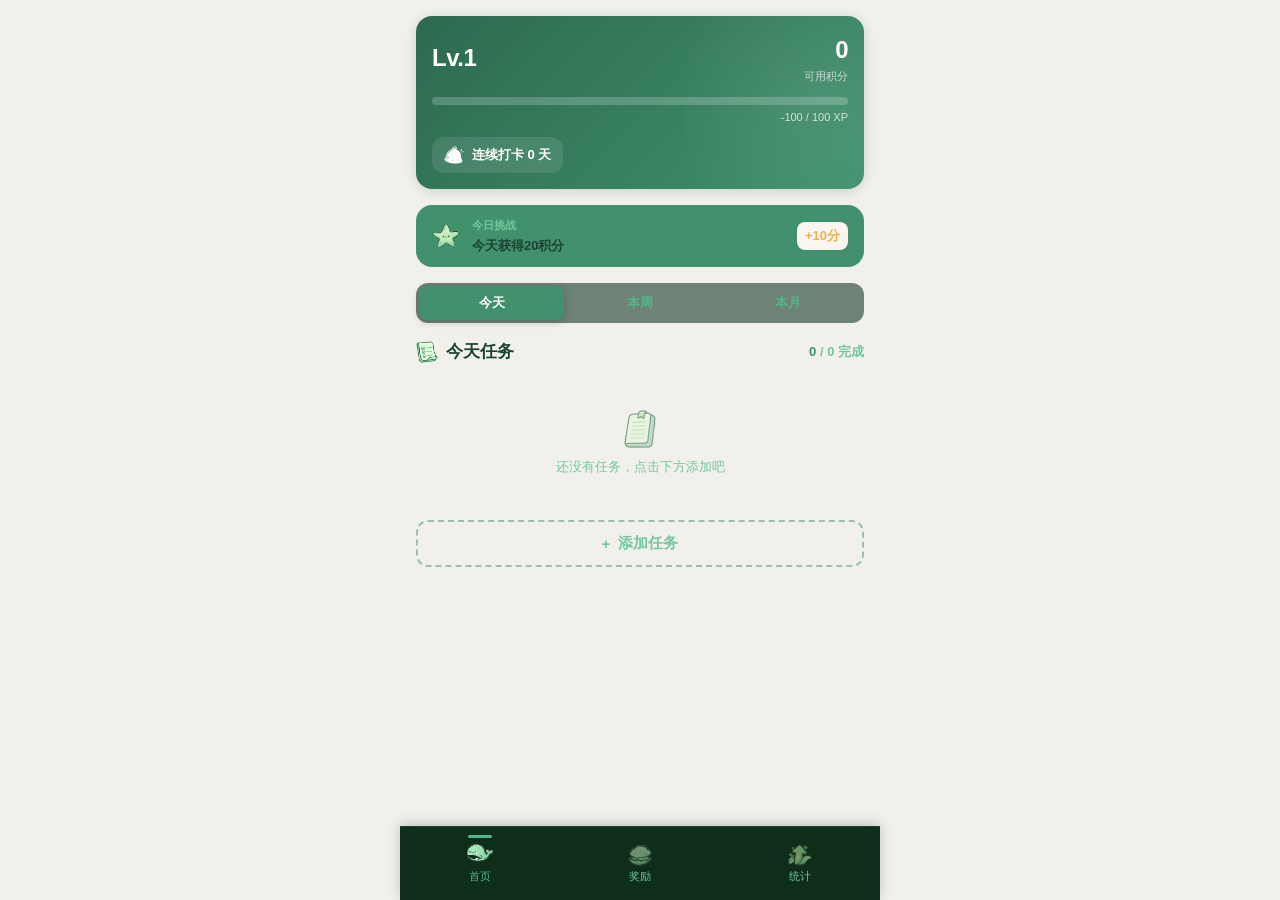
<file: index.html>
<!DOCTYPE html>
<html lang="zh-CN">
<head>
  <meta charset="UTF-8">
  <meta name="viewport" content="width=device-width, initial-scale=1.0, maximum-scale=1.0, user-scalable=no, viewport-fit=cover">
  <meta name="theme-color" content="#2d5a3d">
  <meta name="apple-mobile-web-app-capable" content="yes">
  <meta name="apple-mobile-web-app-status-bar-style" content="default">
  <meta name="apple-mobile-web-app-title" content="鲸鱼工作台">
  <link rel="manifest" href="./manifest.json">
  <link rel="apple-touch-icon" href="data:image/svg+xml,%3Csvg xmlns='http://www.w3.org/2000/svg' viewBox='0 0 192 192'%3E%3Crect width='192' height='192' rx='40' fill='%232d5a3d'/%3E%3Ctext x='96' y='130' font-size='100' text-anchor='middle' fill='white'%3E🐳%3C/text%3E%3C/svg%3E">
  <title>鲸鱼工作台</title>
  <link rel="stylesheet" href="./style.css">
</head>
<body>
  <div id="app">
    <!-- 首页 -->
    <div class="page active" id="page-home">
      <!-- 等级条 -->
      <div class="level-bar" id="level-bar">
        <div class="level-row">
          <div class="level-badge">
            <span class="level-num" id="level-num">Lv.1</span>
          </div>
          <div class="points-display">
            <div class="points-num" id="points-num">0</div>
            <div class="points-label">可用积分</div>
          </div>
        </div>
        <div class="xp-bar-wrap">
          <div class="xp-bar-fill" id="xp-bar-fill" style="width: 0%"></div>
        </div>
        <div class="xp-text" id="xp-text">0 / 100 XP</div>
        <div class="streak-row" id="streak-row">
          <img src="./assets/icons/bell.png" class="streak-icon" alt="streak">
          <span class="streak-text" id="streak-text">连续打卡 0 天</span>
        </div>
      </div>

      <!-- 特殊日期横幅 -->
      <div class="special-day-banner hidden" id="special-banner"></div>

      <!-- 每日挑战 -->
      <div class="daily-challenge" id="daily-challenge">
        <img src="./assets/icons/star.png" class="challenge-icon" alt="challenge">
        <div class="challenge-text">
          <div class="challenge-title">今日挑战</div>
          <div class="challenge-desc" id="challenge-desc">加载中...</div>
        </div>
        <div class="challenge-reward" id="challenge-reward">+0</div>
      </div>

      <!-- 任务切换 Tab -->
      <div class="tab-switch">
        <button class="active" data-period="today">今天</button>
        <button data-period="weekly">本周</button>
        <button data-period="monthly">本月</button>
      </div>

      <!-- 任务列表 -->
      <div class="task-section">
        <div class="task-list-header">
          <div class="task-list-title">
            <img src="./assets/icons/checklist.png" class="title-icon" alt="tasks" id="task-list-icon">
            <span id="task-list-title">今天任务</span>
          </div>
          <div class="completion-rate" id="completion-rate">
            <span class="rate-num">0</span> / 0 完成
          </div>
        </div>
        <div id="task-list"></div>
        <button class="add-btn" id="add-task-btn">
          <span>+</span>
          <span>添加任务</span>
        </button>
      </div>
    </div>

    <!-- 奖励抽奖页 -->
    <div class="page" id="page-rewards">
      <!-- 积分显示 -->
      <div class="level-bar">
        <div class="level-row">
          <div class="level-badge">
            <span class="level-num" id="rewards-level">Lv.1</span>
          </div>
          <div class="points-display">
            <div class="points-num" id="rewards-points">0</div>
            <div class="points-label">可用积分</div>
          </div>
        </div>
      </div>

      <!-- 抽奖 -->
      <div class="lottery-section mt-4" id="lottery-section">
        <div class="lottery-title"><img src="./assets/icons/shell.png" class="section-icon" alt="lottery"> 积分抽奖</div>
        <div class="lottery-count" id="lottery-count">剩余抽奖机会：0 次</div>
        <button class="lottery-btn" id="lottery-btn">抽奖</button>
        <div class="lottery-result" id="lottery-result"></div>
      </div>

      <!-- 奖励清单 -->
      <div class="task-list-header mt-4">
        <div class="task-list-title"><img src="./assets/icons/shell.png" class="title-icon" alt="rewards"> 奖励清单</div>
      </div>
      <div id="reward-list"></div>
      <button class="add-btn" id="add-reward-btn">
        <span>+</span>
        <span>添加奖励</span>
      </button>

      <!-- 道具栏 -->
      <div class="task-list-header mt-4">
        <div class="task-list-title"><img src="./assets/icons/whale-simple.png" class="title-icon" alt="inventory"> 我的道具</div>
      </div>
      <div class="inventory-grid" id="inventory-grid"></div>
      <div class="shield-exchange" style="text-align: center; margin-top: 8px;">
        <button class="btn btn-secondary" id="buy-shield-btn" style="font-size: 13px; padding: 8px 16px;">
          <img src="./assets/icons/shield.png" style="width: 16px; height: 16px; vertical-align: middle; margin-right: 4px;" alt="shield">
          30积分兑换断签护盾
        </button>
      </div>

      <!-- 兑换记录 -->
      <div class="task-list-header mt-4">
        <div class="task-list-title"><img src="./assets/icons/notebook.png" class="title-icon" alt="records"> 我的奖励</div>
      </div>
      <div id="exchange-list"></div>
    </div>

    <!-- 统计页 -->
    <div class="page" id="page-stats">
      <!-- 完成率统计 -->
      <div class="stat-card">
        <div class="stat-title"><img src="./assets/icons/checklist.png" class="title-icon" alt="rate"> 完成率</div>
        <div class="stat-grid">
          <div class="stat-item">
            <div class="stat-value" id="stat-today-rate">0%</div>
            <div class="stat-label">今天</div>
          </div>
          <div class="stat-item">
            <div class="stat-value" id="stat-weekly-rate">0%</div>
            <div class="stat-label">本周</div>
          </div>
          <div class="stat-item">
            <div class="stat-value" id="stat-monthly-rate">0%</div>
            <div class="stat-label">本月</div>
          </div>
        </div>
      </div>

      <!-- 积分趋势 -->
      <div class="stat-card">
        <div class="stat-title"><img src="./assets/icons/arrow-up.png" class="title-icon" alt="trend"> 积分趋势（近7天）</div>
        <div class="chart-container">
          <canvas id="chart-points"></canvas>
        </div>
      </div>

      <!-- 分类分布 -->
      <div class="stat-card">
        <div class="stat-title"><img src="./assets/icons/book-open.png" class="title-icon" alt="categories"> 分类分布</div>
        <div class="chart-container">
          <canvas id="chart-categories"></canvas>
        </div>
        <div id="category-legend"></div>
      </div>

      <!-- 徽章墙 -->
      <div class="stat-card">
        <div class="stat-title"><img src="./assets/icons/badge-star.png" class="title-icon" alt="badges"> 成就徽章</div>
        <div class="badge-grid" id="badge-grid"></div>
      </div>
    </div>

    <!-- 底部导航 -->
    <nav class="bottom-nav">
      <button class="nav-item active" data-page="home">
        <img src="./assets/icons/whale-simple.png" class="nav-icon" alt="home">
        <span class="nav-label">首页</span>
      </button>
      <button class="nav-item" data-page="rewards">
        <img src="./assets/icons/shell.png" class="nav-icon" alt="rewards">
        <span class="nav-label">奖励</span>
      </button>
      <button class="nav-item" data-page="stats">
        <img src="./assets/icons/arrow-up.png" class="nav-icon" alt="stats">
        <span class="nav-label">统计</span>
      </button>
    </nav>
  </div>

  <!-- 任务编辑弹窗 -->
  <div class="modal-overlay" id="task-modal">
    <div class="modal">
      <div class="modal-title" id="task-modal-title">添加任务</div>
      <div class="form-group">
        <label class="form-label">任务名称</label>
        <input type="text" class="form-input" id="task-name-input" placeholder="输入任务名称" maxlength="50">
      </div>
      <div class="form-group">
        <label class="form-label">积分值</label>
        <input type="number" class="form-input" id="task-points-input" placeholder="设置完成可获得的积分" min="1" max="999">
      </div>
      <div class="form-group">
        <label class="form-label">周期</label>
        <select class="form-select" id="task-period-select">
          <option value="daily">每日</option>
          <option value="today">今天</option>
          <option value="weekly">本周</option>
          <option value="monthly">本月</option>
        </select>
      </div>
      <div class="form-group">
        <label class="form-label">分类标签</label>
        <div class="tag-options" id="tag-options">
          <button class="tag-option active" data-tag="学习">学习</button>
          <button class="tag-option" data-tag="健身">健身</button>
          <button class="tag-option" data-tag="工作">工作</button>
          <button class="tag-option" data-tag="生活">生活</button>
          <button class="tag-option" data-tag="其他">其他</button>
        </div>
      </div>
      <div style="display: flex; gap: 12px; margin-top: 20px;">
        <button class="btn btn-ghost" style="flex: 1;" id="task-cancel-btn">取消</button>
        <button class="btn btn-primary" style="flex: 1;" id="task-save-btn">保存</button>
      </div>
    </div>
  </div>

  <!-- 进度选择弹窗 -->
  <div class="modal-overlay" id="progress-modal">
    <div class="modal">
      <div class="modal-title">完成进度</div>
      <p style="text-align: center; color: var(--text-secondary); font-size: var(--fs-sm); margin-bottom: 16px;" id="progress-task-name">任务名称</p>
      <div class="progress-options">
        <button class="progress-option" data-progress="30">30%</button>
        <button class="progress-option" data-progress="50">50%</button>
        <button class="progress-option" data-progress="80">80%</button>
        <button class="progress-option" data-progress="100">100%</button>
      </div>
      <div style="text-align: center; margin-top: 16px; color: var(--gold); font-weight: 700; font-size: var(--fs-md);" id="progress-points-preview">可得 0 分</div>
      <button class="btn btn-ghost btn-block mt-4" id="progress-cancel-btn">取消</button>
    </div>
  </div>

  <!-- 奖励编辑弹窗 -->
  <div class="modal-overlay" id="reward-modal">
    <div class="modal">
      <div class="modal-title" id="reward-modal-title">添加奖励</div>
      <div class="form-group">
        <label class="form-label">奖励名称</label>
        <input type="text" class="form-input" id="reward-name-input" placeholder="如：一杯奶茶" maxlength="50">
      </div>
      <div class="form-group">
        <label class="form-label">所需积分</label>
        <input type="number" class="form-input" id="reward-cost-input" placeholder="兑换所需积分" min="1" max="99999">
      </div>
      <div class="form-group">
        <label class="form-label">图标</label>
        <div class="tag-options" id="reward-icon-options">
          <button class="tag-option active" data-icon="🧋">🧋</button>
          <button class="tag-option" data-icon="🎬">🎬</button>
          <button class="tag-option" data-icon="🍔">🍔</button>
          <button class="tag-option" data-icon="🛍️">🛍️</button>
          <button class="tag-option" data-icon="🎮">🎮</button>
          <button class="tag-option" data-icon="✈️">✈️</button>
          <button class="tag-option" data-icon="💤">💤</button>
          <button class="tag-option" data-icon="🎁">🎁</button>
        </div>
      </div>
      <div style="display: flex; gap: 12px; margin-top: 20px;">
        <button class="btn btn-ghost" style="flex: 1;" id="reward-cancel-btn">取消</button>
        <button class="btn btn-primary" style="flex: 1;" id="reward-save-btn">保存</button>
      </div>
    </div>
  </div>

  <!-- 升级弹窗 -->
  <div class="levelup-overlay" id="levelup-overlay">
    <div class="levelup-card">
      <div class="levelup-content">
        <img src="./assets/icons/badge-star.png" class="levelup-icon" alt="levelup">
        <div class="levelup-title" id="levelup-title">升级！</div>
        <div class="levelup-subtitle" id="levelup-subtitle">恭喜达成新等级</div>
        <div class="levelup-reward" id="levelup-reward"></div>
        <button class="levelup-skip" id="levelup-skip-btn">跳过</button>
      </div>
    </div>
  </div>

  <!-- 徽章解锁弹窗 -->
  <div class="badge-unlock-overlay" id="badge-unlock-overlay">
    <div class="badge-unlock-card">
      <div class="badge-unlock-label"><img src="./assets/icons/badge-star.png" class="unlock-label-icon" alt="badge"> 成就解锁</div>
      <div class="badge-unlock-icon" id="badge-unlock-icon"></div>
      <div class="badge-unlock-name" id="badge-unlock-name">徽章名称</div>
      <button class="badge-unlock-close" id="badge-unlock-close-btn">收下</button>
    </div>
  </div>

  <!-- 确认弹窗 -->
  <div class="confirm-overlay" id="confirm-overlay">
    <div class="confirm-card">
      <div class="confirm-text" id="confirm-text">确认操作？</div>
      <div class="confirm-actions">
        <button class="confirm-no" id="confirm-no-btn">取消</button>
        <button class="confirm-yes" id="confirm-yes-btn">确认</button>
      </div>
    </div>
  </div>

  <!-- 断签护盾兑换弹窗 -->
  <div class="shield-exchange-overlay" id="shield-exchange-overlay">
    <div class="shield-exchange-card">
      <div class="shield-exchange-icon">
        <img src="./assets/icons/shield.png" alt="shield" style="width: 48px; height: 48px;">
      </div>
      <div class="shield-exchange-title">断签保护</div>
      <div class="shield-exchange-desc">连续打卡即将中断！</div>
      <div class="shield-exchange-desc">使用断签护盾可保护本次连续记录</div>
      <div class="shield-exchange-cost">
        <img src="./assets/icons/shell.png" style="width: 20px; height: 20px; vertical-align: middle;" alt="points">
        <span style="color: var(--gold); font-weight: 700;">30 积分</span>
      </div>
      <div style="display: flex; gap: 12px; margin-top: 16px;">
        <button class="btn btn-ghost" style="flex: 1;" id="shield-exchange-cancel-btn">放弃</button>
        <button class="btn btn-primary" style="flex: 1;" id="shield-exchange-confirm-btn">兑换并使用</button>
      </div>
    </div>
  </div>

  <!-- Toast -->
  <div class="toast" id="toast"></div>

  <script src="./lunar.js"></script>
  <script src="./app.js"></script>
</body>
</html>
</file>
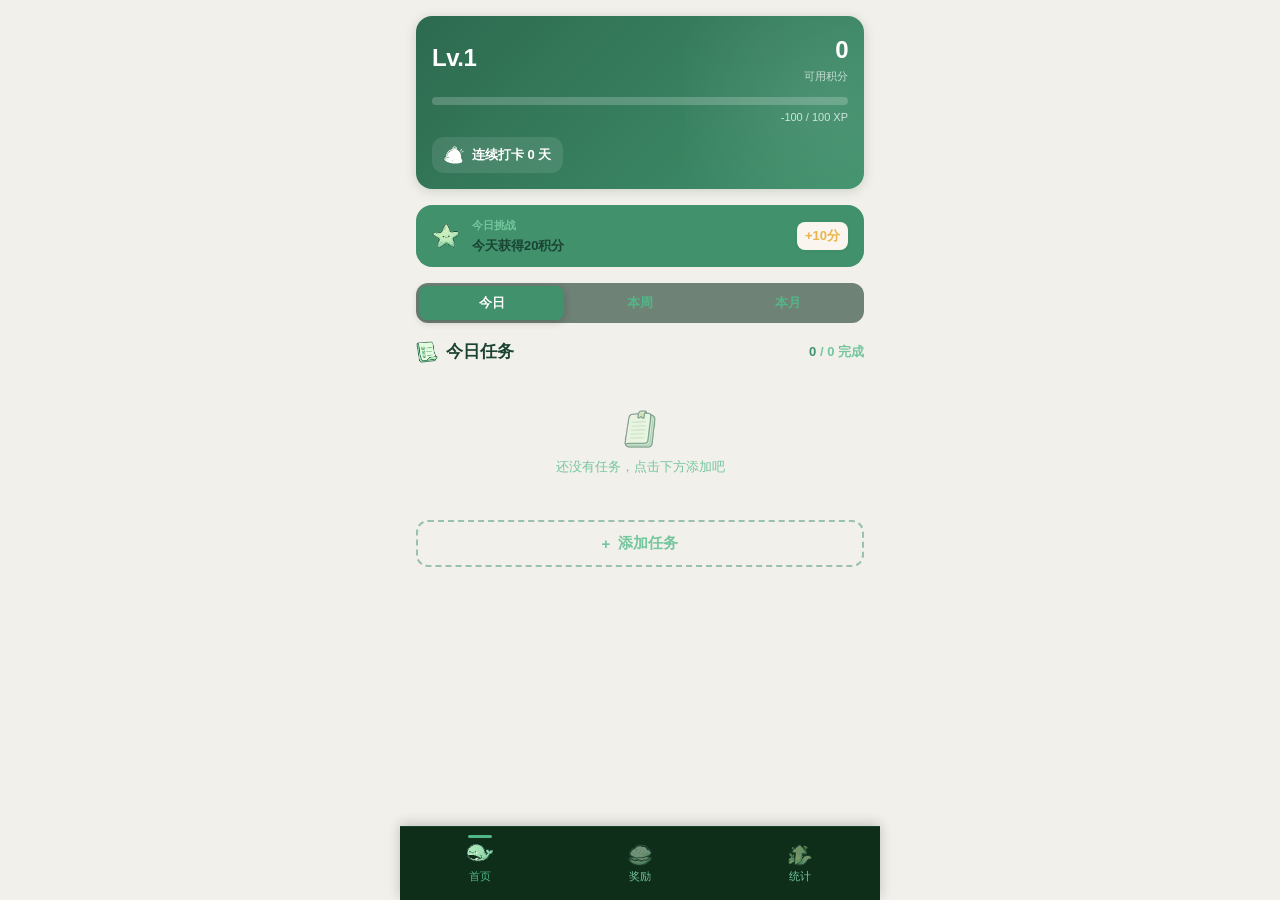
<file: 鲸鱼工作台_单文件.html>
<!DOCTYPE html>
<html lang="zh-CN">
<head>
  <meta charset="UTF-8">
  <meta name="viewport" content="width=device-width, initial-scale=1.0, maximum-scale=1.0, user-scalable=no, viewport-fit=cover">
  <meta name="theme-color" content="#2d5a3d">
  <meta name="apple-mobile-web-app-capable" content="yes">
  <meta name="apple-mobile-web-app-status-bar-style" content="default">
  <meta name="apple-mobile-web-app-title" content="鲸鱼工作台">
  
  <link rel="apple-touch-icon" href="data:image/svg+xml,%3Csvg xmlns='http://www.w3.org/2000/svg' viewBox='0 0 192 192'%3E%3Crect width='192' height='192' rx='40' fill='%232d5a3d'/%3E%3Ctext x='96' y='130' font-size='100' text-anchor='middle' fill='white'%3E🐳%3C/text%3E%3C/svg%3E">
  <title>鲸鱼工作台</title>
  <style>
/* ============================================
   鲸鱼工作台 - 核心样式系统
   森林绿 + 米白 | 简约微微可爱 | 丰富微动效
   ============================================ */

/* === 设计变量 === */
:root {
  /* 主色系 - 森林绿 */
  --green-900: #1b4332;
  --green-800: #1a3a28;
  --green-700: #2d6a4f;
  --green-600: #40916c;
  --green-500: #52b788;
  --green-400: #74c69d;
  --green-300: #b7e4c7;
  --green-200: #d8f3dc;
  --green-100: #eaf5ed;
  --green-50: #f0f7f2;

  /* 白色系 */
  --white: #ffffff;
  --white-soft: #faf8f3;
  --white-muted: rgba(255, 255, 255, 0.1);

  /* 背景与中性色 - 暖米白主基调 */
  --bg: #f2f0eb;
  --bg-card: #faf6ef;
  --bg-card-alt: #f5f0e8;
  --bg-overlay: rgba(0, 0, 0, 0.4);

  /* 文字 */
  --text-primary: #1b4332;
  --text-secondary: #40916c;
  --text-tertiary: #74c69d;
  --text-on-green: #ffffff;
  --text-on-green-soft: #eaf5ed;

  /* 功能色 */
  --gold: #e9b44c;
  --gold-light: #f4d77e;
  --orange: #e07a5f;
  --red: #c84b31;
  --blue: #4a8eb5;

  /* 阴影 */
  --shadow-sm: 0 1px 3px rgba(45, 90, 61, 0.08);
  --shadow-md: 0 2px 8px rgba(45, 90, 61, 0.1);
  --shadow-lg: 0 4px 16px rgba(45, 90, 61, 0.12);
  --shadow-xl: 0 8px 32px rgba(45, 90, 61, 0.16);
  --shadow-green: 0 2px 12px rgba(45, 90, 61, 0.2);

  /* 圆角 */
  --r-sm: 8px;
  --r-md: 12px;
  --r-lg: 16px;
  --r-xl: 20px;
  --r-full: 9999px;

  /* 间距 */
  --sp-1: 4px;
  --sp-2: 8px;
  --sp-3: 12px;
  --sp-4: 16px;
  --sp-5: 20px;
  --sp-6: 24px;
  --sp-8: 32px;

  /* 字号 */
  --fs-xs: 11px;
  --fs-sm: 13px;
  --fs-base: 15px;
  --fs-md: 17px;
  --fs-lg: 20px;
  --fs-xl: 24px;
  --fs-2xl: 30px;
  --fs-3xl: 36px;

  /* 过渡 */
  --t-fast: 0.15s cubic-bezier(0.4, 0, 0.2, 1);
  --t-base: 0.25s cubic-bezier(0.4, 0, 0.2, 1);
  --t-slow: 0.4s cubic-bezier(0.4, 0, 0.2, 1);
  --t-bounce: 0.5s cubic-bezier(0.34, 1.56, 0.64, 1);

  /* 安全区 */
  --safe-top: env(safe-area-inset-top, 0px);
  --safe-bottom: env(safe-area-inset-bottom, 0px);
}

/* === Reset === */
* {
  margin: 0;
  padding: 0;
  box-sizing: border-box;
  -webkit-tap-highlight-color: transparent;
}

html {
  -webkit-text-size-adjust: 100%;
  text-size-adjust: 100%;
}

body {
  font-family: -apple-system, BlinkMacSystemFont, "Segoe UI", "PingFang SC",
    "Hiragino Sans GB", "Microsoft YaHei", "Helvetica Neue", Helvetica, Arial,
    sans-serif;
  font-size: var(--fs-base);
  color: var(--text-primary);
  background: var(--bg);
  line-height: 1.5;
  overflow-x: hidden;
  min-height: 100vh;
  -webkit-font-smoothing: antialiased;
  -moz-osx-font-smoothing: grayscale;
}

button {
  font-family: inherit;
  font-size: inherit;
  border: none;
  background: none;
  cursor: pointer;
  color: inherit;
}

input, textarea, select {
  font-family: inherit;
  font-size: inherit;
  color: inherit;
}

ul, ol { list-style: none; }

/* === 滚动条 === */
::-webkit-scrollbar { width: 0; height: 0; }

/* === App 容器 === */
#app {
  max-width: 480px;
  margin: 0 auto;
  min-height: 100vh;
  padding-bottom: calc(72px + var(--safe-bottom));
  position: relative;
}

/* === 页面 === */
.page {
  display: none;
  padding: calc(var(--sp-4) + var(--safe-top)) var(--sp-4) var(--sp-6);
  animation: pageIn var(--t-base);
}
.page.active { display: block; }

@keyframes pageIn {
  from { opacity: 0; transform: translateY(8px); }
  to { opacity: 1; transform: translateY(0); }
}

/* === 底部导航 === */
.bottom-nav {
  position: fixed;
  bottom: 0;
  left: 50%;
  transform: translateX(-50%);
  width: 100%;
  max-width: 480px;
  background: #0f2e1a;
  border-top: 1px solid rgba(64, 145, 108, 0.2);
  display: flex;
  align-items: center;
  justify-content: space-around;
  padding: var(--sp-2) 0 calc(var(--sp-2) + var(--safe-bottom));
  z-index: 100;
  box-shadow: 0 -2px 12px rgba(0, 0, 0, 0.2);
}

.nav-item {
  flex: 1;
  display: flex;
  flex-direction: column;
  align-items: center;
  gap: 2px;
  padding: var(--sp-2) 0;
  color: #74c69d;
  transition: color var(--t-fast);
  position: relative;
}

.nav-item.active {
  color: #52b788;
}

.nav-item.active::before {
  content: "";
  position: absolute;
  top: 0;
  width: 24px;
  height: 3px;
  background: #52b788;
  border-radius: var(--r-full);
  animation: navIndicator var(--t-bounce);
}

@keyframes navIndicator {
  from { transform: scaleX(0); }
  to { transform: scaleX(1); }
}

.nav-icon {
  width: 24px;
  height: 24px;
  object-fit: contain;
  line-height: 1;
  transition: transform var(--t-bounce);
  filter: opacity(0.5);
}

.nav-item.active .nav-icon {
  filter: opacity(1);
  transform: scale(1.15) translateY(-2px);
}

.nav-label {
  font-size: var(--fs-xs);
  font-weight: 500;
}

/* === 卡片 === */
.card {
  background: var(--bg-card);
  border-radius: var(--r-lg);
  padding: var(--sp-4);
  box-shadow: var(--shadow-sm);
  transition: box-shadow var(--t-base), transform var(--t-base);
}

.card:active {
  transform: scale(0.98);
}

.card + .card {
  margin-top: var(--sp-3);
}

/* === 按钮 === */
.btn {
  display: inline-flex;
  align-items: center;
  justify-content: center;
  gap: var(--sp-2);
  padding: var(--sp-3) var(--sp-5);
  border-radius: var(--r-md);
  font-size: var(--fs-base);
  font-weight: 600;
  transition: all var(--t-fast);
  white-space: nowrap;
  user-select: none;
}

.btn:active {
  transform: scale(0.95);
}

.btn-primary {
  background: var(--green-700);
  color: var(--text-on-green);
  box-shadow: var(--shadow-green);
}

.btn-primary:active {
  background: var(--green-800);
}

.btn-secondary {
  background: var(--green-50);
  color: var(--green-700);
}

.btn-ghost {
  background: transparent;
  color: var(--text-secondary);
}

.btn-danger {
  background: rgba(200, 75, 49, 0.1);
  color: var(--red);
}

.btn-gold {
  background: linear-gradient(135deg, var(--gold), var(--gold-light));
  color: var(--green-900);
  box-shadow: 0 2px 12px rgba(233, 180, 76, 0.4);
}

.btn-block {
  width: 100%;
}

.btn-sm {
  padding: var(--sp-2) var(--sp-3);
  font-size: var(--fs-sm);
}

.btn-icon {
  width: 36px;
  height: 36px;
  padding: 0;
  border-radius: var(--r-md);
  display: flex;
  align-items: center;
  justify-content: center;
}

/* === 等级条 === */
.level-bar {
  background: linear-gradient(135deg, var(--green-700), var(--green-600));
  border-radius: var(--r-lg);
  padding: var(--sp-4);
  color: var(--text-on-green);
  box-shadow: var(--shadow-green);
  position: relative;
  overflow: hidden;
}

.level-bar::after {
  content: "";
  position: absolute;
  top: -50%;
  right: -20%;
  width: 60%;
  height: 200%;
  background: radial-gradient(circle, rgba(255,255,255,0.08) 0%, transparent 70%);
  pointer-events: none;
}

.level-row {
  display: flex;
  align-items: center;
  justify-content: space-between;
  margin-bottom: var(--sp-3);
}

.level-badge {
  display: flex;
  align-items: center;
  gap: var(--sp-2);
}

.level-num {
  font-size: var(--fs-xl);
  font-weight: 800;
  letter-spacing: -0.5px;
}

.level-label {
  font-size: var(--fs-sm);
  opacity: 0.85;
}

.points-display {
  text-align: right;
}

.points-num {
  font-size: var(--fs-xl);
  font-weight: 800;
  letter-spacing: -0.5px;
  transition: transform var(--t-bounce);
}

.points-num.bump {
  animation: bump 0.5s cubic-bezier(0.34, 1.56, 0.64, 1);
}

@keyframes bump {
  0% { transform: scale(1); }
  50% { transform: scale(1.3); color: var(--gold-light); }
  100% { transform: scale(1); }
}

.points-label {
  font-size: var(--fs-xs);
  opacity: 0.7;
}

/* 经验进度条 */
.xp-bar-wrap {
  background: rgba(255, 255, 255, 0.2);
  border-radius: var(--r-full);
  height: 8px;
  overflow: hidden;
  position: relative;
}

.xp-bar-fill {
  height: 100%;
  background: linear-gradient(90deg, var(--gold), var(--gold-light));
  border-radius: var(--r-full);
  transition: width 0.6s cubic-bezier(0.4, 0, 0.2, 1);
  position: relative;
}

.xp-bar-fill::after {
  content: "";
  position: absolute;
  top: 0;
  left: 0;
  right: 0;
  bottom: 0;
  background: linear-gradient(90deg, transparent, rgba(255,255,255,0.4), transparent);
  animation: shimmer 2s infinite;
}

@keyframes shimmer {
  0% { transform: translateX(-100%); }
  100% { transform: translateX(100%); }
}

.xp-text {
  font-size: var(--fs-xs);
  opacity: 0.75;
  margin-top: var(--sp-1);
  text-align: right;
}

/* === 连续打卡 === */
.streak-row {
  display: flex;
  align-items: center;
  gap: var(--sp-2);
  margin-top: var(--sp-3);
  padding: var(--sp-2) var(--sp-3);
  background: rgba(255, 255, 255, 0.1);
  border-radius: var(--r-md);
  width: fit-content;
}

.streak-icon {
  width: 20px;
  height: 20px;
  object-fit: contain;
  filter: brightness(0) invert(1);
  animation: bellRing 1.5s ease-in-out infinite alternate;
}

@keyframes bellRing {
  from { transform: rotate(-8deg); }
  to { transform: rotate(8deg); }
}

.streak-text {
  font-size: var(--fs-sm);
  font-weight: 600;
}

/* === Tab 切换 === */
.tab-switch {
  display: flex;
  background: rgba(26, 58, 40, 0.6);
  border-radius: var(--r-md);
  padding: 3px;
  margin: var(--sp-4) 0;
  gap: 3px;
}

.tab-switch button {
  flex: 1;
  padding: var(--sp-2) var(--sp-3);
  border-radius: var(--r-sm);
  font-size: var(--fs-sm);
  font-weight: 600;
  color: #52b788;
  background: transparent;
  transition: all var(--t-fast);
}

.tab-switch button.active {
  background: #40916c;
  color: white;
  box-shadow: 0 2px 8px rgba(0, 0, 0, 0.2);
  animation: tabSlide var(--t-bounce);
}

@keyframes tabSlide {
  from { transform: scale(0.95); opacity: 0.6; }
  to { transform: scale(1); opacity: 1; }
}

/* === 任务列表 === */
.task-list-header {
  display: flex;
  align-items: center;
  justify-content: space-between;
  margin-bottom: var(--sp-3);
}

.task-list-title {
  font-size: var(--fs-md);
  font-weight: 700;
  color: var(--text-primary);
  display: flex;
  align-items: center;
  gap: var(--sp-2);
}

.completion-rate {
  font-size: var(--fs-sm);
  color: var(--text-tertiary);
  font-weight: 600;
}

.completion-rate .rate-num {
  color: var(--green-600);
  font-weight: 700;
}

.task-item {
  display: flex;
  align-items: center;
  gap: var(--sp-3);
  padding: var(--sp-3) var(--sp-4);
  background: #faf6ef;
  border: 1px solid #d8f3dc;
  border-radius: var(--r-md);
  box-shadow: 0 2px 8px rgba(45, 90, 61, 0.08);
  transition: all var(--t-base);
  position: relative;
  overflow: hidden;
}

.task-item + .task-item {
  margin-top: var(--sp-2);
}

.task-item:active {
  transform: scale(0.98);
}

.task-item.completed {
  opacity: 0.55;
}

.task-item.completed .task-name {
  text-decoration: line-through;
  text-decoration-color: var(--green-500);
  text-decoration-thickness: 2px;
}

.task-item.partial .task-name {
  color: var(--text-secondary);
}

/* 完成度指示器 */
.task-progress-bar {
  position: absolute;
  bottom: 0;
  left: 0;
  height: 3px;
  background: linear-gradient(90deg, var(--green-400), var(--green-500));
  border-radius: 0 var(--r-full) var(--r-full) 0;
  transition: width var(--t-slow);
}

/* 勾选圆圈 */
.task-check {
  width: 26px;
  height: 26px;
  min-width: 26px;
  border-radius: var(--r-full);
  border: 2.5px solid var(--green-300);
  display: flex;
  align-items: center;
  justify-content: center;
  transition: all var(--t-bounce);
  position: relative;
}

.task-check:active {
  transform: scale(0.85);
}

.task-item.completed .task-check {
  background: var(--green-600);
  border-color: var(--green-600);
}

.task-item.partial .task-check {
  border-color: var(--green-500);
  background: var(--green-100);
}

.task-check svg {
  width: 16px;
  height: 16px;
  color: white;
  opacity: 0;
  transform: scale(0.5);
  transition: all var(--t-bounce);
}

.task-item.completed .task-check svg {
  opacity: 1;
  transform: scale(1);
}

.task-content {
  flex: 1;
  min-width: 0;
}

.task-name {
  font-size: var(--fs-base);
  font-weight: 600;
  color: #1b4332;
  transition: all var(--t-base);
  white-space: nowrap;
  overflow: hidden;
  text-overflow: ellipsis;
}

.task-meta {
  display: flex;
  align-items: center;
  gap: var(--sp-2);
  margin-top: 2px;
}

.task-tag {
  font-size: var(--fs-xs);
  padding: 1px 6px;
  border-radius: var(--r-sm);
  background: rgba(64, 145, 108, 0.2);
  color: #74c69d;
  font-weight: 500;
}

.task-points {
  font-size: var(--fs-sm);
  font-weight: 700;
  color: var(--gold);
  white-space: nowrap;
}

.task-points.earned {
  color: var(--green-500);
}

/* === 每日挑战 === */
.daily-challenge {
  background: #40916c;
  border: none;
  border-radius: var(--r-lg);
  padding: var(--sp-3) var(--sp-4);
  display: flex;
  align-items: center;
  gap: var(--sp-3);
  margin: var(--sp-4) 0;
  transition: all var(--t-base);
  color: white;
}

.daily-challenge.done {
  background: #2d6a4f;
  opacity: 0.7;
}

.challenge-icon {
  width: 28px;
  height: 28px;
  object-fit: contain;
  flex-shrink: 0;
  animation: wiggle 2s ease-in-out infinite;
}

.challenge-text {
  flex: 1;
}

.challenge-title {
  font-size: var(--fs-xs);
  color: rgba(255,255,255,0.7);
  font-weight: 600;
}

.challenge-desc {
  font-size: var(--fs-sm);
  color: #ffffff;
  font-weight: 600;
  margin-top: 2px;
}

.challenge-reward {
  font-size: var(--fs-sm);
  font-weight: 700;
  color: #1a3a28;
  background: rgba(255,255,255,0.9);
  padding: var(--sp-1) var(--sp-2);
  border-radius: var(--r-sm);
  box-shadow: 0 2px 8px rgba(0,0,0,0.1);
}

.daily-challenge.done .challenge-reward {
  color: #74c69d;
  background: rgba(255,255,255,0.15);
}

.daily-challenge.done .challenge-desc {
  text-decoration: line-through;
  text-decoration-color: rgba(255,255,255,0.3);
}

.daily-challenge.done {
  background: linear-gradient(135deg, var(--green-100), var(--green-50));
  border-color: var(--green-300);
}

.challenge-icon {
  width: 28px;
  height: 28px;
  object-fit: contain;
  flex-shrink: 0;
  animation: wiggle 2s ease-in-out infinite;
}

@keyframes wiggle {
  0%, 100% { transform: rotate(0); }
  25% { transform: rotate(-8deg); }
  75% { transform: rotate(8deg); }
}

.challenge-text {
  flex: 1;
}

.challenge-title {
  font-size: var(--fs-xs);
  color: var(--text-tertiary);
  font-weight: 600;
}

.challenge-desc {
  font-size: var(--fs-sm);
  color: var(--text-primary);
  font-weight: 600;
  margin-top: 2px;
}

.challenge-reward {
  font-size: var(--fs-sm);
  font-weight: 700;
  color: var(--gold);
  background: var(--bg-card);
  padding: var(--sp-1) var(--sp-2);
  border-radius: var(--r-sm);
  box-shadow: var(--shadow-sm);
}

.daily-challenge.done .challenge-reward {
  color: var(--green-600);
  background: var(--bg-card);
}

.daily-challenge.done .challenge-desc {
  text-decoration: line-through;
  text-decoration-color: var(--green-400);
}

/* === 添加按钮 === */
.add-btn {
  display: flex;
  align-items: center;
  justify-content: center;
  gap: var(--sp-2);
  width: 100%;
  padding: var(--sp-3);
  border: 2px dashed rgba(64, 145, 108, 0.5);
  border-radius: var(--r-md);
  color: #74c69d;
  font-size: var(--fs-base);
  font-weight: 600;
  transition: all var(--t-fast);
  background: transparent;
  margin-top: var(--sp-3);
}

.add-btn:active {
  background: rgba(64, 145, 108, 0.15);
  border-color: #52b788;
  transform: scale(0.98);
}

/* === 弹窗/模态框 === */
.modal-overlay {
  position: fixed;
  inset: 0;
  background: var(--bg-overlay);
  z-index: 200;
  display: flex;
  align-items: flex-end;
  justify-content: center;
  opacity: 0;
  pointer-events: none;
  transition: opacity var(--t-base);
}

.modal-overlay.show {
  opacity: 1;
  pointer-events: auto;
}

.modal {
  background: #faf6ef;
  width: 100%;
  max-width: 480px;
  border-radius: var(--r-xl) var(--r-xl) 0 0;
  padding: var(--sp-5) var(--sp-4) calc(var(--sp-6) + var(--safe-bottom));
  transform: translateY(100%);
  transition: transform var(--t-slow);
  max-height: 85vh;
  overflow-y: auto;
}

.modal-overlay.show .modal {
  transform: translateY(0);
}

.modal-title {
  font-size: var(--fs-lg);
  font-weight: 700;
  margin-bottom: var(--sp-4);
  text-align: center;
  color: #1b4332;
}

/* === 表单 === */
.form-group {
  margin-bottom: var(--sp-4);
}

.form-label {
  display: block;
  font-size: var(--fs-sm);
  font-weight: 600;
  color: #40916c;
  margin-bottom: var(--sp-2);
}

.form-input {
  width: 100%;
  padding: var(--sp-3) var(--sp-4);
  border: 2px solid #b7e4c7;
  border-radius: var(--r-md);
  font-size: var(--fs-base);
  background: #f5f0e8;
  transition: all var(--t-fast);
  color: #1b4332;
}

.form-input:focus {
  outline: none;
  border-color: #40916c;
  background: #faf6ef;
  box-shadow: 0 0 0 4px rgba(64, 145, 108, 0.15);
}

.form-select {
  width: 100%;
  padding: var(--sp-3) var(--sp-4);
  border: 2px solid #74c69d;
  border-radius: var(--r-md);
  font-size: var(--fs-base);
  background: #f5f0e8;
  appearance: none;
  background-image: url("data:image/svg+xml,%3Csvg xmlns='http://www.w3.org/2000/svg' viewBox='0 0 12 12'%3E%3Cpath d='M2 4l4 4 4-4' stroke='%2340916c' stroke-width='1.5' fill='none'/%3E%3C/svg%3E");
  background-repeat: no-repeat;
  background-position: right 16px center;
  background-size: 12px;
  padding-right: 40px;
  color: #1b4332;
}

.form-select:focus {
  outline: none;
  border-color: #40916c;
  background-color: #f8faf9;
}

.tag-options {
  display: flex;
  flex-wrap: wrap;
  gap: var(--sp-2);
}

.tag-option {
  padding: var(--sp-2) var(--sp-3);
  border-radius: var(--r-full);
  border: 2px solid #74c69d;
  font-size: var(--fs-sm);
  font-weight: 600;
  color: #52b788;
  background: transparent;
  transition: all var(--t-fast);
}

.tag-option.active {
  background: rgba(64, 145, 108, 0.2);
  border-color: #52b788;
  color: #95d5b2;
}

/* === 进度选择弹窗 === */
.progress-options {
  display: flex;
  gap: var(--sp-2);
  margin-top: var(--sp-2);
}

.progress-option {
  flex: 1;
  padding: var(--sp-3) 0;
  border-radius: var(--r-md);
  border: 2px solid #74c69d;
  font-size: var(--fs-sm);
  font-weight: 700;
  color: #52b788;
  text-align: center;
  transition: all var(--t-fast);
  background: transparent;
}

.progress-option:active {
  transform: scale(0.95);
}

.progress-option.active {
  background: rgba(64, 145, 108, 0.2);
  border-color: #52b788;
  color: #95d5b2;
}

/* === 奖励列表 === */
.reward-item {
  display: flex;
  align-items: center;
  gap: var(--sp-3);
  padding: var(--sp-3) var(--sp-4);
  background: #faf6ef;
  border: 1px solid #d8f3dc;
  border-radius: var(--r-md);
  box-shadow: 0 2px 8px rgba(45, 90, 61, 0.08);
  transition: all var(--t-base);
}

.reward-item + .reward-item {
  margin-top: var(--sp-2);
}

.reward-item:active {
  transform: scale(0.98);
}

.reward-icon {
  font-size: 28px;
  width: 44px;
  height: 44px;
  display: flex;
  align-items: center;
  justify-content: center;
  background: var(--green-50);
  border-radius: var(--r-md);
  flex-shrink: 0;
}

.reward-content {
  flex: 1;
  min-width: 0;
}

.reward-name {
  font-size: var(--fs-base);
  font-weight: 600;
  color: #1b4332;
}

.reward-cost {
  font-size: var(--fs-sm);
  color: var(--gold);
  font-weight: 700;
  margin-top: 2px;
}

.reward-actions {
  display: flex;
  gap: var(--sp-2);
}

/* === 抽奖区域 === */
.lottery-section {
  background: linear-gradient(135deg, var(--green-700), var(--green-600));
  border-radius: var(--r-lg);
  padding: var(--sp-5);
  text-align: center;
  color: var(--text-on-green);
  box-shadow: var(--shadow-green);
  position: relative;
  overflow: hidden;
}

.lottery-section::before {
  content: "";
  position: absolute;
  top: -30%;
  left: -10%;
  width: 120%;
  height: 160%;
  background: radial-gradient(ellipse at center, rgba(233, 180, 76, 0.15) 0%, transparent 60%);
  pointer-events: none;
}

.lottery-title {
  font-size: var(--fs-lg);
  font-weight: 700;
  margin-bottom: var(--sp-1);
}

.lottery-count {
  font-size: var(--fs-sm);
  opacity: 0.85;
  margin-bottom: var(--sp-4);
}

.lottery-btn {
  background: linear-gradient(135deg, var(--gold), var(--gold-light));
  color: var(--green-900);
  font-size: var(--fs-md);
  font-weight: 800;
  padding: var(--sp-3) var(--sp-8);
  border-radius: var(--r-full);
  box-shadow: 0 4px 16px rgba(233, 180, 76, 0.5);
  transition: all var(--t-bounce);
  position: relative;
  z-index: 1;
}

.lottery-btn:active {
  transform: scale(0.92);
}

.lottery-btn:disabled {
  opacity: 0.5;
  filter: grayscale(0.3);
}

.lottery-btn.spinning {
  animation: lotterySpin 0.1s linear infinite;
}

@keyframes lotterySpin {
  to { transform: rotate(360deg); }
}

.lottery-result {
  margin-top: var(--sp-3);
  font-size: var(--fs-lg);
  font-weight: 800;
  color: var(--gold-light);
  min-height: 28px;
  animation: resultPop var(--t-bounce);
}

@keyframes resultPop {
  0% { transform: scale(0) rotate(-10deg); }
  60% { transform: scale(1.2) rotate(5deg); }
  100% { transform: scale(1) rotate(0); }
}

/* === 道具栏 === */
.inventory-grid {
  display: grid;
  grid-template-columns: repeat(2, 1fr);
  gap: var(--sp-3);
}

.inventory-item {
  background: #faf6ef;
  border-radius: var(--r-md);
  padding: var(--sp-3);
  text-align: center;
  box-shadow: 0 2px 8px rgba(45, 90, 61, 0.08);
  border: 1px solid #d8f3dc;
  transition: all var(--t-base);
  position: relative;
}

.inventory-item:active {
  transform: scale(0.97);
}

.inventory-item.disabled {
  opacity: 0.5;
}

.inv-icon {
  font-size: 32px;
  margin-bottom: var(--sp-1);
  min-height: 32px;
  display: flex;
  align-items: center;
  justify-content: center;
}

.inv-name {
  font-size: var(--fs-sm);
  font-weight: 600;
  color: #b7e4c7;
}

.inv-count {
  font-size: var(--fs-xs);
  color: #74c69d;
  margin-top: 2px;
}

.inv-use-btn {
  margin-top: var(--sp-2);
  padding: var(--sp-1) var(--sp-3);
  border-radius: var(--r-sm);
  background: var(--green-50);
  color: var(--green-700);
  font-size: var(--fs-xs);
  font-weight: 700;
  transition: all var(--t-fast);
}

.inv-use-btn:active {
  transform: scale(0.92);
}

.inv-use-btn:disabled {
  opacity: 0.4;
}

/* === 统计页 === */
.stat-card {
  background: #faf6ef;
  border: 1px solid #d8f3dc;
  border-radius: var(--r-lg);
  padding: var(--sp-4);
  box-shadow: 0 2px 8px rgba(45, 90, 61, 0.08);
}

.stat-card + .stat-card {
  margin-top: var(--sp-3);
}

.stat-title {
  font-size: var(--fs-base);
  font-weight: 700;
  color: #1b4332;
  margin-bottom: var(--sp-3);
  display: flex;
  align-items: center;
  gap: var(--sp-2);
}

.stat-grid {
  display: grid;
  grid-template-columns: repeat(3, 1fr);
  gap: var(--sp-3);
}

.stat-item {
  text-align: center;
  background: #eaf5ed;
  border-radius: var(--r-md);
  padding: var(--sp-3);
  transition: all var(--t-base);
}

.stat-value {
  font-size: var(--fs-xl);
  font-weight: 800;
  color: #52b788;
}

.stat-label {
  font-size: var(--fs-xs);
  color: #74c69d;
  margin-top: 2px;
}

/* 图表容器 */
.chart-container {
  width: 100%;
  height: 160px;
  margin-top: var(--sp-2);
}

/* === 徽章墙 === */
.badge-grid {
  display: grid;
  grid-template-columns: repeat(3, 1fr);
  gap: var(--sp-3);
}

.badge-item {
  text-align: center;
  padding: var(--sp-3);
  border-radius: var(--r-md);
  background: #faf6ef;
  border: 1px solid #d8f3dc;
  transition: all var(--t-base);
}

.badge-item.unlocked {
  background: linear-gradient(135deg, #d8f3dc, #b7e4c7);
  box-shadow: 0 2px 8px rgba(0, 0, 0, 0.2);
}

.badge-item.locked {
  opacity: 0.35;
  filter: grayscale(1);
}

.badge-icon {
  font-size: 36px;
  margin-bottom: var(--sp-1);
  min-height: 36px;
  display: flex;
  align-items: center;
  justify-content: center;
}

.badge-item.unlocked .badge-icon {
  animation: badgeShine 3s ease-in-out infinite;
}

@keyframes badgeShine {
  0%, 100% { transform: scale(1); }
  50% { transform: scale(1.08); }
}

.badge-name {
  font-size: var(--fs-xs);
  font-weight: 600;
  color: #52b788;
  line-height: 1.3;
}

.badge-item.unlocked .badge-name {
  color: #95d5b2;
}

.badge-count {
  font-size: var(--fs-xs);
  color: var(--gold);
  font-weight: 700;
  margin-top: 2px;
}

/* === 升级弹窗 === */
.levelup-overlay {
  position: fixed;
  inset: 0;
  background: rgba(0, 0, 0, 0.6);
  z-index: 300;
  display: flex;
  align-items: center;
  justify-content: center;
  opacity: 0;
  pointer-events: none;
  transition: opacity var(--t-slow);
}

.levelup-overlay.show {
  opacity: 1;
  pointer-events: auto;
}

.levelup-card {
  background: linear-gradient(135deg, var(--green-700), var(--green-600));
  border-radius: var(--r-xl);
  padding: var(--sp-6) var(--sp-5);
  text-align: center;
  color: var(--text-on-green);
  max-width: 320px;
  width: 80%;
  transform: scale(0.5);
  transition: transform var(--t-bounce);
  position: relative;
  overflow: hidden;
}

.levelup-overlay.show .levelup-card {
  transform: scale(1);
}

.levelup-card::before {
  content: "";
  position: absolute;
  top: -50%;
  left: -50%;
  width: 200%;
  height: 200%;
  background: conic-gradient(from 0deg, transparent, rgba(233, 180, 76, 0.15), transparent, rgba(233, 180, 76, 0.15), transparent);
  animation: rotate 4s linear infinite;
}

@keyframes rotate {
  to { transform: rotate(360deg); }
}

.levelup-content {
  position: relative;
  z-index: 1;
}

.levelup-icon {
  width: 48px;
  height: 48px;
  object-fit: contain;
  margin: 0 auto var(--sp-2);
  display: block;
  animation: levelupBounce 0.8s cubic-bezier(0.34, 1.56, 0.64, 1);
}

@keyframes levelupBounce {
  0% { transform: scale(0) rotate(-30deg); }
  60% { transform: scale(1.3) rotate(10deg); }
  100% { transform: scale(1) rotate(0); }
}

.levelup-title {
  font-size: var(--fs-2xl);
  font-weight: 800;
  margin-bottom: var(--sp-1);
}

.levelup-subtitle {
  font-size: var(--fs-base);
  opacity: 0.9;
  margin-bottom: var(--sp-4);
}

.levelup-reward {
  background: rgba(255, 255, 255, 0.15);
  border-radius: var(--r-md);
  padding: var(--sp-3);
  margin-bottom: var(--sp-4);
}

.levelup-reward-text {
  font-size: var(--fs-sm);
  margin-bottom: var(--sp-1);
}

.levelup-reward-text strong {
  color: var(--gold-light);
}

.levelup-skip {
  background: rgba(255, 255, 255, 0.15);
  color: var(--text-on-green);
  padding: var(--sp-2) var(--sp-6);
  border-radius: var(--r-full);
  font-size: var(--fs-sm);
  font-weight: 600;
  transition: all var(--t-fast);
}

.levelup-skip:active {
  background: rgba(255, 255, 255, 0.25);
  transform: scale(0.95);
}

/* === 徽章解锁弹窗 === */
.badge-unlock-overlay {
  position: fixed;
  inset: 0;
  background: rgba(0, 0, 0, 0.5);
  z-index: 280;
  display: flex;
  align-items: center;
  justify-content: center;
  opacity: 0;
  pointer-events: none;
  transition: opacity var(--t-slow);
}

.badge-unlock-overlay.show {
  opacity: 1;
  pointer-events: auto;
}

.badge-unlock-card {
  background: #faf6ef;
  border: 1px solid #d8f3dc;
  border-radius: var(--r-xl);
  padding: var(--sp-6) var(--sp-5);
  text-align: center;
  max-width: 300px;
  width: 80%;
  transform: scale(0.5) translateY(20px);
  transition: transform var(--t-bounce);
}

.badge-unlock-label {
  font-size: var(--fs-sm);
  color: var(--gold);
  font-weight: 700;
  margin-bottom: var(--sp-2);
}

.badge-unlock-name {
  font-size: var(--fs-lg);
  font-weight: 700;
  color: #1b4332;
  margin-bottom: var(--sp-3);
}

.badge-unlock-overlay.show .badge-unlock-card {
  transform: scale(1) translateY(0);
}

.badge-unlock-label {
  font-size: var(--fs-sm);
  color: var(--gold);
  font-weight: 700;
  margin-bottom: var(--sp-2);
}

.badge-unlock-icon {
  font-size: 56px;
  margin-bottom: var(--sp-2);
  min-height: 56px;
  display: flex;
  align-items: center;
  justify-content: center;
  animation: badgePop 0.8s cubic-bezier(0.34, 1.56, 0.64, 1);
}

@keyframes badgePop {
  0% { transform: scale(0) rotate(-45deg); }
  60% { transform: scale(1.2) rotate(10deg); }
  100% { transform: scale(1) rotate(0); }
}

.badge-unlock-name {
  font-size: var(--fs-lg);
  font-weight: 700;
  color: var(--text-primary);
  margin-bottom: var(--sp-3);
}

.badge-unlock-close {
  background: var(--green-700);
  color: var(--text-on-green);
  padding: var(--sp-2) var(--sp-6);
  border-radius: var(--r-full);
  font-size: var(--fs-sm);
  font-weight: 600;
}

/* === Toast 提示 === */
.toast {
  position: fixed;
  top: 50%;
  left: 50%;
  transform: translate(-50%, -50%) scale(0.8);
  background: rgba(26, 46, 34, 0.92);
  color: white;
  padding: var(--sp-3) var(--sp-5);
  border-radius: var(--r-md);
  font-size: var(--fs-sm);
  font-weight: 600;
  z-index: 400;
  opacity: 0;
  pointer-events: none;
  transition: all var(--t-bounce);
  max-width: 80%;
  text-align: center;
}

.toast.show {
  opacity: 1;
  transform: translate(-50%, -50%) scale(1);
}

/* === 积分飘字动画 === */
.float-points {
  position: fixed;
  font-size: var(--fs-xl);
  font-weight: 800;
  color: var(--gold);
  z-index: 350;
  pointer-events: none;
  animation: floatUp 1.2s cubic-bezier(0.4, 0, 0.2, 1) forwards;
  text-shadow: 0 2px 8px rgba(233, 180, 76, 0.4);
}

@keyframes floatUp {
  0% { opacity: 0; transform: translateY(0) scale(0.5); }
  20% { opacity: 1; transform: translateY(-10px) scale(1.2); }
  100% { opacity: 0; transform: translateY(-60px) scale(1); }
}

/* === 空状态 === */
.empty-state {
  text-align: center;
  padding: var(--sp-8) var(--sp-4);
  color: var(--text-tertiary);
}

.empty-state .empty-icon {
  width: 40px;
  height: 40px;
  object-fit: contain;
  margin: 0 auto var(--sp-2);
  display: block;
  opacity: 0.5;
}

.empty-state .empty-text {
  font-size: var(--fs-sm);
}

/* === 工具类 === */
.hidden { display: none !important; }
.text-center { text-align: center; }
.text-gold { color: var(--gold); }
.text-green { color: var(--green-600); }
.flex-between { display: flex; align-items: center; justify-content: space-between; }
.mt-2 { margin-top: var(--sp-2); }
.mt-3 { margin-top: var(--sp-3); }
.mt-4 { margin-top: var(--sp-4); }
.mb-3 { margin-bottom: var(--sp-3); }
.mb-4 { margin-bottom: var(--sp-4); }

/* === 长按提示 === */
.task-item.long-press {
  background: var(--green-50);
  transform: scale(0.97);
}

/* === 编辑/删除快捷按钮 === */
.task-actions {
  display: flex;
  gap: var(--sp-1);
  opacity: 0;
  transition: opacity var(--t-fast);
  margin-left: var(--sp-2);
}

.task-item.show-actions .task-actions {
  opacity: 1;
}

.task-action-btn {
  width: 30px;
  height: 30px;
  border-radius: var(--r-sm);
  display: flex;
  align-items: center;
  justify-content: center;
  font-size: 16px;
  transition: all var(--t-fast);
}

.task-action-btn:active {
  transform: scale(0.85);
}

.task-action-btn.edit {
  background: var(--green-50);
  color: var(--green-600);
}

.task-action-btn.delete {
  background: rgba(200, 75, 49, 0.1);
  color: var(--red);
}

/* === 特殊日期标记 === */
.special-day-banner {
  background: linear-gradient(135deg, var(--gold-light), var(--gold));
  border-radius: var(--r-md);
  padding: var(--sp-2) var(--sp-3);
  text-align: center;
  font-size: var(--fs-sm);
  font-weight: 700;
  color: var(--green-900);
  margin-bottom: var(--sp-3);
  animation: bannerPulse 2s ease-in-out infinite;
}

@keyframes bannerPulse {
  0%, 100% { box-shadow: 0 2px 8px rgba(233, 180, 76, 0.3); }
  50% { box-shadow: 0 4px 20px rgba(233, 180, 76, 0.5); }
}

/* === 确认弹窗 === */
.confirm-overlay {
  position: fixed;
  inset: 0;
  background: rgba(0, 0, 0, 0.6);
  z-index: 250;
  display: flex;
  align-items: center;
  justify-content: center;
  opacity: 0;
  pointer-events: none;
  transition: opacity var(--t-base);
}

.confirm-overlay.show {
  opacity: 1;
  pointer-events: auto;
}

.confirm-card {
  background: #faf6ef;
  border: 1px solid #d8f3dc;
  border-radius: var(--r-lg);
  padding: var(--sp-5);
  max-width: 300px;
  width: 80%;
  text-align: center;
  transform: scale(0.8);
  transition: transform var(--t-bounce);
}

.confirm-overlay.show .confirm-card {
  transform: scale(1);
}

.confirm-text {
  font-size: var(--fs-base);
  font-weight: 600;
  margin-bottom: var(--sp-4);
  color: #1b4332;
}

.confirm-actions {
  display: flex;
  gap: var(--sp-3);
}

.confirm-actions button {
  flex: 1;
  padding: var(--sp-2) var(--sp-4);
  border-radius: var(--r-md);
  font-size: var(--fs-sm);
  font-weight: 700;
  transition: all var(--t-fast);
}

.confirm-actions button:active {
  transform: scale(0.95);
}

.confirm-yes {
  background: #40916c;
  color: white;
}

.confirm-no {
  background: rgba(64, 145, 108, 0.15);
  color: #74c69d;
}

/* === 兑换记录 === */
.exchange-record {
  display: flex;
  align-items: center;
  justify-content: space-between;
  padding: var(--sp-2) var(--sp-3);
  border-radius: var(--r-sm);
  background: #f5f0e8;
  font-size: var(--fs-sm);
  color: #40916c;
}

.exchange-record + .exchange-record {
  margin-top: var(--sp-1);
}

.exchange-record .ex-cost {
  color: var(--orange);
  font-weight: 700;
}

/* === 响应式 === */
@media (max-width: 360px) {
  :root {
    --fs-base: 14px;
    --fs-md: 16px;
    --fs-lg: 18px;
    --fs-xl: 22px;
  }
  .stat-grid {
    gap: var(--sp-2);
  }
  .badge-grid {
    gap: var(--sp-2);
  }
}

/* === 图片图标样式 === */

/* 标题行图标（任务列表标题、统计卡片标题等） */
.title-icon {
  width: 22px;
  height: 22px;
  object-fit: contain;
  vertical-align: middle;
  flex-shrink: 0;
}

/* 区块标题图标（抽奖标题等） */
.section-icon {
  width: 24px;
  height: 24px;
  object-fit: contain;
  vertical-align: middle;
  margin-right: 4px;
}

/* 徽章图标图片 */
.badge-icon-img {
  width: 36px;
  height: 36px;
  object-fit: contain;
}

/* 徽章解锁弹窗中的大图标 */
.badge-unlock-icon .badge-icon-img {
  width: 56px;
  height: 56px;
}

/* 解锁标签中的小图标 */
.unlock-label-icon {
  width: 18px;
  height: 18px;
  object-fit: contain;
  vertical-align: middle;
  margin-right: 4px;
}

/* 道具栏图标 */
.inv-icon-img {
  width: 32px;
  height: 32px;
  object-fit: contain;
  margin: 0 auto;
}

/* 任务操作按钮 SVG */
.task-action-btn svg {
  display: block;
}

/* 奖励列表中的图片图标 */
.reward-icon img {
  width: 28px;
  height: 28px;
  object-fit: contain;
}

</style>
<script>
/**
 * 农历转换库 - 预计算查找表版
 * 用于将农历日期转换为阳历日期（主要用途：生日、节假日每年换算）
 * 覆盖范围: 2024-2050
 * 数据来源：中国农历标准对照表，已交叉验证
 */

/**
 * 农历正月初一（春节）对应阳历日期表
 */
var SPRING_FESTIVAL = {
  2024: '2024-02-10', 2025: '2025-01-29', 2026: '2026-02-17',
  2027: '2027-02-06', 2028: '2028-01-26', 2029: '2029-02-13',
  2030: '2030-02-03', 2031: '2031-01-23', 2032: '2032-02-11',
  2033: '2033-01-31', 2034: '2034-02-19', 2035: '2035-02-08',
  2036: '2036-01-28', 2037: '2037-02-15', 2038: '2038-02-04',
  2039: '2039-01-24', 2040: '2040-02-12', 2041: '2041-02-01',
  2042: '2042-01-22', 2043: '2043-02-10', 2044: '2044-01-30',
  2045: '2045-02-17', 2046: '2046-02-06', 2047: '2047-01-26',
  2048: '2048-02-14', 2049: '2049-02-02', 2050: '2050-01-23'
};

/**
 * 农历五月初五（端午）对应阳历日期表
 */
var DRAGON_BOAT = {
  2024: '2024-06-10', 2025: '2025-05-31', 2026: '2026-06-19',
  2027: '2027-06-09', 2028: '2028-05-28', 2029: '2029-06-16',
  2030: '2030-06-05', 2031: '2031-06-24', 2032: '2032-06-12',
  2033: '2033-06-01', 2034: '2034-06-20', 2035: '2035-06-09',
  2036: '2036-05-30', 2037: '2037-06-18', 2038: '2038-06-07',
  2039: '2039-06-26', 2040: '2040-06-14', 2041: '2041-06-03',
  2042: '2042-06-22', 2043: '2043-06-11', 2044: '2044-05-31',
  2045: '2045-06-19', 2046: '2046-06-08', 2047: '2047-05-28',
  2048: '2048-06-15', 2049: '2049-06-04', 2050: '2050-06-23'
};

/**
 * 农历八月十五（中秋）对应阳历日期表
 */
var MID_AUTUMN = {
  2024: '2024-09-17', 2025: '2025-10-06', 2026: '2026-09-25',
  2027: '2027-09-15', 2028: '2028-10-03', 2029: '2029-09-22',
  2030: '2030-09-12', 2031: '2031-10-01', 2032: '2032-09-19',
  2033: '2033-09-08', 2034: '2034-09-27', 2035: '2035-09-16',
  2036: '2036-10-04', 2037: '2037-09-24', 2038: '2038-09-13',
  2039: '2039-10-02', 2040: '2040-09-21', 2041: '2041-09-10',
  2042: '2042-09-28', 2043: '2043-09-17', 2044: '2044-10-05',
  2045: '2045-09-25', 2046: '2046-09-15', 2047: '2047-10-04',
  2048: '2048-09-22', 2049: '2049-09-11', 2050: '2050-09-30'
};

/**
 * 农历各月天数表（用于计算非标准节日的阳历日期）
 * 格式: { 年份: [正月天数, 二月天数, ...十二月天数, 闰月天数(0=无闰月)] }
 * 这里只需要计算生日（农历三月廿八），所以用春节日期+偏移天数来推算
 */

/**
 * 获取某年农历正月初一对应的阳历日期
 */
function getSpringFestivalDate(year) {
  var str = SPRING_FESTIVAL[year];
  if (!str) return null;
  var parts = str.split('-');
  return new Date(parseInt(parts[0]), parseInt(parts[1]) - 1, parseInt(parts[2]));
}

/**
 * 农历各月天数计算
 * 使用标准农历数据表计算指定年份各月天数
 */
var LUNAR_MONTH_DATA = {
  2024: [30, 29, 30, 29, 30, 29, 30, 29, 30, 29, 30, 29, 0], // 无闰月
  2025: [29, 30, 29, 30, 29, 30, 29, 30, 29, 30, 29, 30, 0], // 无闰月
  2026: [30, 29, 30, 29, 30, 29, 30, 29, 30, 29, 30, 30, 29], // 闰五月(29天)
  2027: [29, 30, 29, 30, 29, 30, 29, 30, 29, 30, 29, 30, 0], // 无闰月
  2028: [30, 29, 30, 29, 30, 30, 29, 30, 29, 30, 29, 30, 0], // 无闰月
  2029: [29, 30, 29, 30, 29, 30, 29, 30, 30, 29, 30, 29, 0], // 无闰月
  2030: [30, 29, 30, 29, 30, 29, 30, 29, 30, 29, 30, 29, 30], // 闰六月(30天)
};

// 通用农历月天数计算（基于标准数据表，覆盖2024-2050）
// 格式: hex数据编码每月大小 + 闰月信息
var LUNAR_DATA = [
  // 2024: 无闰月
  { leap: 0, months: [30,29,30,29,30,29,30,29,30,29,30,29] },
  // 2025: 无闰月
  { leap: 0, months: [29,30,29,30,29,30,29,30,29,30,29,30] },
  // 2026: 闰五月
  { leap: 5, months: [30,29,30,29,30,29,30,29,30,29,30,30], leapDays: 29 },
  // 2027: 无闰月
  { leap: 0, months: [29,30,29,30,29,30,29,30,29,30,29,30] },
  // 2028: 无闰月
  { leap: 0, months: [30,29,30,29,30,30,29,30,29,30,29,30] },
  // 2029: 无闰月
  { leap: 0, months: [29,30,29,30,29,30,29,30,30,29,30,29] },
  // 2030: 闰六月
  { leap: 6, months: [30,29,30,29,30,29,30,29,30,29,30,29], leapDays: 30 },
];

/**
 * 获取农历日期对应的阳历日期
 * @param {number} year - 阳历年份
 * @param {number} lunarMonth - 农历月 (1-12)
 * @param {number} lunarDay - 农历日 (1-30)
 * @returns {Date} 阳历日期
 */
function getSolarFromLunar(year, lunarMonth, lunarDay) {
  // 先获取该年春节（正月初一）的阳历日期
  var springFestival = getSpringFestivalDate(year);
  if (!springFestival) {
    // 超出表范围，回退使用近似计算
    return approximateLunarToSolar(year, lunarMonth, lunarDay);
  }

  // 获取该年的农历月份数据
  var yearData = getYearData(year);
  if (!yearData) {
    return approximateLunarToSolar(year, lunarMonth, lunarDay);
  }

  // 从正月初一累加天数
  var offset = 0;
  for (var m = 1; m < lunarMonth; m++) {
    offset += yearData.months[m - 1];
    // 如果闰月恰好是 m，加上闰月天数
    if (yearData.leap === m) {
      offset += yearData.leapDays || 29;
    }
  }
  offset += lunarDay - 1;

  var result = new Date(springFestival);
  result.setDate(springFestival.getDate() + offset);
  return result;
}

function getYearData(year) {
  // 优先使用详细数据
  if (year >= 2024 && year <= 2030) {
    return LUNAR_DATA[year - 2024];
  }
  // 对于没有详细数据的年份，使用预计算的节日表来反推
  // 如果该年有春节数据，我们可以根据春节日期估算各月天数
  var spring = SPRING_FESTIVAL[year];
  if (!spring) return null;

  // 计算该年农历总天数（从春节到下一个春节）
  var nextSpring = SPRING_FESTIVAL[year + 1];
  if (!nextSpring) return null;

  var d1 = new Date(spring);
  var d2 = new Date(nextSpring);
  var totalDays = Math.round((d2 - d1) / 86400000);

  // 标准农历年有12或13个月
  // 12个月: 353-355天, 13个月(有闰月): 383-385天
  var hasLeap = totalDays > 380;

  // 使用默认的月大小模式（大小月交替）
  var months = [];
  for (var i = 0; i < 12; i++) {
    months.push(i % 2 === 0 ? 30 : 29);
  }
  // 调整使总天数接近
  var sum = months.reduce(function(a, b) { return a + b; }, 0);
  var diff = totalDays - sum - (hasLeap ? 29 : 0);
  // 简单调整
  if (diff > 0) {
    for (var j = 0; j < diff && j < 12; j++) {
      months[j] = months[j] === 29 ? 30 : months[j];
    }
  }

  return { leap: 0, months: months };
}

function approximateLunarToSolar(year, lunarMonth, lunarDay) {
  // 回退方案：使用春节日期 + 标准大小月推算
  var spring = getSpringFestivalDate(year);
  if (!spring) {
    // 完全超出范围，返回一个近似值
    // 农历比阳历约晚1-2个月
    return new Date(year, lunarMonth - 1 + 1, lunarDay);
  }
  var offset = 0;
  for (var m = 1; m < lunarMonth; m++) {
    offset += m % 2 === 1 ? 30 : 29;
  }
  offset += lunarDay - 1;
  var result = new Date(spring);
  result.setDate(spring.getDate() + offset);
  return result;
}

// 导出
if (typeof module !== 'undefined' && module.exports) {
  module.exports = { getSolarFromLunar, SPRING_FESTIVAL, DRAGON_BOAT, MID_AUTUMN };
}
if (typeof window !== 'undefined') {
  window.getSolarFromLunar = getSolarFromLunar;
  window.SPRING_FESTIVAL = SPRING_FESTIVAL;
  window.DRAGON_BOAT = DRAGON_BOAT;
  window.MID_AUTUMN = MID_AUTUMN;
}

</script>
</head>
<body>
  <div id="app">
    <!-- 首页 -->
    <div class="page active" id="page-home">
      <!-- 等级条 -->
      <div class="level-bar" id="level-bar">
        <div class="level-row">
          <div class="level-badge">
            <span class="level-num" id="level-num">Lv.1</span>
          </div>
          <div class="points-display">
            <div class="points-num" id="points-num">0</div>
            <div class="points-label">可用积分</div>
          </div>
        </div>
        <div class="xp-bar-wrap">
          <div class="xp-bar-fill" id="xp-bar-fill" style="width: 0%"></div>
        </div>
        <div class="xp-text" id="xp-text">0 / 100 XP</div>
        <div class="streak-row" id="streak-row">
          <img src="./assets/icons/bell.png" class="streak-icon" alt="streak">
          <span class="streak-text" id="streak-text">连续打卡 0 天</span>
        </div>
      </div>

      <!-- 特殊日期横幅 -->
      <div class="special-day-banner hidden" id="special-banner"></div>

      <!-- 每日挑战 -->
      <div class="daily-challenge" id="daily-challenge">
        <img src="./assets/icons/star.png" class="challenge-icon" alt="challenge">
        <div class="challenge-text">
          <div class="challenge-title">今日挑战</div>
          <div class="challenge-desc" id="challenge-desc">加载中...</div>
        </div>
        <div class="challenge-reward" id="challenge-reward">+0</div>
      </div>

      <!-- 任务切换 Tab -->
      <div class="tab-switch">
        <button class="active" data-period="daily">今日</button>
        <button data-period="weekly">本周</button>
        <button data-period="monthly">本月</button>
      </div>

      <!-- 任务列表 -->
      <div class="task-section">
        <div class="task-list-header">
          <div class="task-list-title">
            <img src="./assets/icons/checklist.png" class="title-icon" alt="tasks" id="task-list-icon">
            <span id="task-list-title">今日任务</span>
          </div>
          <div class="completion-rate" id="completion-rate">
            <span class="rate-num">0</span> / 0 完成
          </div>
        </div>
        <div id="task-list"></div>
        <button class="add-btn" id="add-task-btn">
          <span>+</span>
          <span>添加任务</span>
        </button>
      </div>
    </div>

    <!-- 奖励抽奖页 -->
    <div class="page" id="page-rewards">
      <!-- 积分显示 -->
      <div class="level-bar">
        <div class="level-row">
          <div class="level-badge">
            <span class="level-num" id="rewards-level">Lv.1</span>
          </div>
          <div class="points-display">
            <div class="points-num" id="rewards-points">0</div>
            <div class="points-label">可用积分</div>
          </div>
        </div>
      </div>

      <!-- 抽奖 -->
      <div class="lottery-section mt-4" id="lottery-section">
        <div class="lottery-title"><img src="./assets/icons/shell.png" class="section-icon" alt="lottery"> 积分抽奖</div>
        <div class="lottery-count" id="lottery-count">剩余抽奖机会：0 次</div>
        <button class="lottery-btn" id="lottery-btn">抽奖</button>
        <div class="lottery-result" id="lottery-result"></div>
      </div>

      <!-- 奖励清单 -->
      <div class="task-list-header mt-4">
        <div class="task-list-title"><img src="./assets/icons/shell.png" class="title-icon" alt="rewards"> 奖励清单</div>
      </div>
      <div id="reward-list"></div>
      <button class="add-btn" id="add-reward-btn">
        <span>+</span>
        <span>添加奖励</span>
      </button>

      <!-- 道具栏 -->
      <div class="task-list-header mt-4">
        <div class="task-list-title"><img src="./assets/icons/whale-simple.png" class="title-icon" alt="inventory"> 我的道具</div>
      </div>
      <div class="inventory-grid" id="inventory-grid"></div>

      <!-- 兑换记录 -->
      <div class="task-list-header mt-4">
        <div class="task-list-title"><img src="./assets/icons/notebook.png" class="title-icon" alt="records"> 兑换记录</div>
      </div>
      <div id="exchange-list"></div>
    </div>

    <!-- 统计页 -->
    <div class="page" id="page-stats">
      <!-- 完成率统计 -->
      <div class="stat-card">
        <div class="stat-title"><img src="./assets/icons/checklist.png" class="title-icon" alt="rate"> 完成率</div>
        <div class="stat-grid">
          <div class="stat-item">
            <div class="stat-value" id="stat-daily-rate">0%</div>
            <div class="stat-label">今日</div>
          </div>
          <div class="stat-item">
            <div class="stat-value" id="stat-weekly-rate">0%</div>
            <div class="stat-label">本周</div>
          </div>
          <div class="stat-item">
            <div class="stat-value" id="stat-monthly-rate">0%</div>
            <div class="stat-label">本月</div>
          </div>
        </div>
      </div>

      <!-- 积分趋势 -->
      <div class="stat-card">
        <div class="stat-title"><img src="./assets/icons/arrow-up.png" class="title-icon" alt="trend"> 积分趋势（近7天）</div>
        <div class="chart-container">
          <canvas id="chart-points"></canvas>
        </div>
      </div>

      <!-- 分类分布 -->
      <div class="stat-card">
        <div class="stat-title"><img src="./assets/icons/book-open.png" class="title-icon" alt="categories"> 分类分布</div>
        <div class="chart-container">
          <canvas id="chart-categories"></canvas>
        </div>
        <div id="category-legend"></div>
      </div>

      <!-- 徽章墙 -->
      <div class="stat-card">
        <div class="stat-title"><img src="./assets/icons/badge-star.png" class="title-icon" alt="badges"> 成就徽章</div>
        <div class="badge-grid" id="badge-grid"></div>
      </div>
    </div>

    <!-- 底部导航 -->
    <nav class="bottom-nav">
      <button class="nav-item active" data-page="home">
        <img src="./assets/icons/whale-simple.png" class="nav-icon" alt="home">
        <span class="nav-label">首页</span>
      </button>
      <button class="nav-item" data-page="rewards">
        <img src="./assets/icons/shell.png" class="nav-icon" alt="rewards">
        <span class="nav-label">奖励</span>
      </button>
      <button class="nav-item" data-page="stats">
        <img src="./assets/icons/arrow-up.png" class="nav-icon" alt="stats">
        <span class="nav-label">统计</span>
      </button>
    </nav>
  </div>

  <!-- 任务编辑弹窗 -->
  <div class="modal-overlay" id="task-modal">
    <div class="modal">
      <div class="modal-title" id="task-modal-title">添加任务</div>
      <div class="form-group">
        <label class="form-label">任务名称</label>
        <input type="text" class="form-input" id="task-name-input" placeholder="输入任务名称" maxlength="50">
      </div>
      <div class="form-group">
        <label class="form-label">积分值</label>
        <input type="number" class="form-input" id="task-points-input" placeholder="设置完成可获得的积分" min="1" max="999">
      </div>
      <div class="form-group">
        <label class="form-label">周期</label>
        <select class="form-select" id="task-period-select">
          <option value="daily">每日</option>
          <option value="weekly">每周</option>
          <option value="monthly">每月</option>
        </select>
      </div>
      <div class="form-group">
        <label class="form-label">分类标签</label>
        <div class="tag-options" id="tag-options">
          <button class="tag-option active" data-tag="学习">学习</button>
          <button class="tag-option" data-tag="健身">健身</button>
          <button class="tag-option" data-tag="工作">工作</button>
          <button class="tag-option" data-tag="生活">生活</button>
          <button class="tag-option" data-tag="其他">其他</button>
        </div>
      </div>
      <div style="display: flex; gap: 12px; margin-top: 20px;">
        <button class="btn btn-ghost" style="flex: 1;" id="task-cancel-btn">取消</button>
        <button class="btn btn-primary" style="flex: 1;" id="task-save-btn">保存</button>
      </div>
    </div>
  </div>

  <!-- 进度选择弹窗 -->
  <div class="modal-overlay" id="progress-modal">
    <div class="modal">
      <div class="modal-title">完成进度</div>
      <p style="text-align: center; color: var(--text-secondary); font-size: var(--fs-sm); margin-bottom: 16px;" id="progress-task-name">任务名称</p>
      <div class="progress-options">
        <button class="progress-option" data-progress="30">30%</button>
        <button class="progress-option" data-progress="50">50%</button>
        <button class="progress-option" data-progress="80">80%</button>
        <button class="progress-option" data-progress="100">100%</button>
      </div>
      <div style="text-align: center; margin-top: 16px; color: var(--gold); font-weight: 700; font-size: var(--fs-md);" id="progress-points-preview">可得 0 分</div>
      <button class="btn btn-ghost btn-block mt-4" id="progress-cancel-btn">取消</button>
    </div>
  </div>

  <!-- 奖励编辑弹窗 -->
  <div class="modal-overlay" id="reward-modal">
    <div class="modal">
      <div class="modal-title" id="reward-modal-title">添加奖励</div>
      <div class="form-group">
        <label class="form-label">奖励名称</label>
        <input type="text" class="form-input" id="reward-name-input" placeholder="如：一杯奶茶" maxlength="50">
      </div>
      <div class="form-group">
        <label class="form-label">所需积分</label>
        <input type="number" class="form-input" id="reward-cost-input" placeholder="兑换所需积分" min="1" max="99999">
      </div>
      <div class="form-group">
        <label class="form-label">图标</label>
        <div class="tag-options" id="reward-icon-options">
          <button class="tag-option active" data-icon="🧋">🧋</button>
          <button class="tag-option" data-icon="🎬">🎬</button>
          <button class="tag-option" data-icon="🍔">🍔</button>
          <button class="tag-option" data-icon="🛍️">🛍️</button>
          <button class="tag-option" data-icon="🎮">🎮</button>
          <button class="tag-option" data-icon="✈️">✈️</button>
          <button class="tag-option" data-icon="💤">💤</button>
          <button class="tag-option" data-icon="🎁">🎁</button>
        </div>
      </div>
      <div style="display: flex; gap: 12px; margin-top: 20px;">
        <button class="btn btn-ghost" style="flex: 1;" id="reward-cancel-btn">取消</button>
        <button class="btn btn-primary" style="flex: 1;" id="reward-save-btn">保存</button>
      </div>
    </div>
  </div>

  <!-- 升级弹窗 -->
  <div class="levelup-overlay" id="levelup-overlay">
    <div class="levelup-card">
      <div class="levelup-content">
        <img src="./assets/icons/badge-star.png" class="levelup-icon" alt="levelup">
        <div class="levelup-title" id="levelup-title">升级！</div>
        <div class="levelup-subtitle" id="levelup-subtitle">恭喜达成新等级</div>
        <div class="levelup-reward" id="levelup-reward"></div>
        <button class="levelup-skip" id="levelup-skip-btn">跳过</button>
      </div>
    </div>
  </div>

  <!-- 徽章解锁弹窗 -->
  <div class="badge-unlock-overlay" id="badge-unlock-overlay">
    <div class="badge-unlock-card">
      <div class="badge-unlock-label"><img src="./assets/icons/badge-star.png" class="unlock-label-icon" alt="badge"> 成就解锁</div>
      <div class="badge-unlock-icon" id="badge-unlock-icon"></div>
      <div class="badge-unlock-name" id="badge-unlock-name">徽章名称</div>
      <button class="badge-unlock-close" id="badge-unlock-close-btn">收下</button>
    </div>
  </div>

  <!-- 确认弹窗 -->
  <div class="confirm-overlay" id="confirm-overlay">
    <div class="confirm-card">
      <div class="confirm-text" id="confirm-text">确认操作？</div>
      <div class="confirm-actions">
        <button class="confirm-no" id="confirm-no-btn">取消</button>
        <button class="confirm-yes" id="confirm-yes-btn">确认</button>
      </div>
    </div>
  </div>

  <!-- Toast -->
  <div class="toast" id="toast"></div>

  <script src="./lunar.js"></script>
  <script>
/* ============================================
   鲸鱼工作台 - 主应用逻辑
   ============================================ */

/* ===== 数据层 ===== */
var STORE_KEY = 'whale_workbench_data';

function getDefaultData() {
  return {
    version: 1,
    // 积分双体系
    totalXP: 0,          // 累计经验值（只增不减，定等级）
    availablePoints: 0,  // 可用余额（可消费）
    // 等级
    level: 1,
    // 连续打卡
    streak: 0,           // 当前连续天数
    lastCheckIn: null,   // 上次打卡日期 (YYYY-MM-DD)
    // 任务
    tasks: [],           // 所有任务定义 {id, name, points, period, tag, createdAt}
    taskRecords: {},     // 任务完成记录 {date: {taskId: {progress, points, time}}}
    // 每周每月任务的周期记录
    weeklyRecords: {},   // {weekKey: {taskId: {progress, points}}}
    monthlyRecords: {},  // {monthKey: {taskId: {progress, points}}}
    // 奖励
    rewards: [],         // {id, name, cost, icon}
    exchangeRecords: [], // {name, cost, icon, time}
    // 抽奖
    lotteryChances: 0,   // 剩余抽奖次数
    // 道具
    doubleCards: 0,      // 双倍积分卡数量
    shields: 0,          // 断签护盾数量
    doubleCardActive: null, // 双倍卡激活时间戳 (ms)，null=未激活
    // 徽章
    badges: [],          // {id, name, icon, unlockedAt, count}
    // 每日挑战
    dailyChallenge: null, // {date, type, desc, reward, done}
    // 每日积分历史（用于统计图表）
    pointsHistory: {},   // {date: earnedPoints}
    // 上次访问时间（用于判断断签）
    lastVisit: null,
    // 生日设置
    birthdayLunar: { month: 3, day: 28 } // 农历三月廿八
  };
}

var data = loadData();

function loadData() {
  try {
    var raw = localStorage.getItem(STORE_KEY);
    if (!raw) return getDefaultData();
    var parsed = JSON.parse(raw);
    // 合并默认值，防止字段缺失
    var defaults = getDefaultData();
    return Object.assign(defaults, parsed);
  } catch(e) {
    return getDefaultData();
  }
}

function saveData() {
  try {
    localStorage.setItem(STORE_KEY, JSON.stringify(data));
  } catch(e) {
    showToast('数据保存失败');
  }
}

/* ===== 日期工具 ===== */
function getTodayStr() {
  return formatDate(getCurrentDay());
}

function getCurrentDay() {
  // 每日凌晨5点刷新，5点前算前一天
  var now = new Date();
  var hour = now.getHours();
  if (hour < 5) {
    now.setDate(now.getDate() - 1);
  }
  return now;
}

function formatDate(d) {
  var y = d.getFullYear();
  var m = String(d.getMonth() + 1).padStart(2, '0');
  var day = String(d.getDate()).padStart(2, '0');
  return y + '-' + m + '-' + day;
}

function getWeekKey(d) {
  // 周一为一周开始
  var date = d || getCurrentDay();
  var day = date.getDay();
  var diff = day === 0 ? -6 : 1 - day; // 周一为0
  var monday = new Date(date);
  monday.setDate(date.getDate() + diff);
  return formatDate(monday);
}

function getMonthKey(d) {
  var date = d || getCurrentDay();
  return date.getFullYear() + '-' + String(date.getMonth() + 1).padStart(2, '0');
}

function dateDiffDays(d1, d2) {
  var t1 = new Date(d1).getTime();
  var t2 = new Date(d2).getTime();
  return Math.round((t2 - t1) / (1000 * 60 * 60 * 24));
}

/* ===== 法定节假日 ===== */
function getHolidays(year) {
  var holidays = {};
  // 元旦
  holidays[year + '-01-01'] = '元旦';
  // 清明（约4月4-6日）
  holidays[year + '-04-04'] = '清明节';
  holidays[year + '-04-05'] = '清明节';
  holidays[year + '-04-06'] = '清明节';
  // 劳动节
  holidays[year + '-05-01'] = '劳动节';
  holidays[year + '-05-02'] = '劳动节';
  holidays[year + '-05-03'] = '劳动节';
  // 端午（使用预计算表，回退用农历换算）
  var dbStr = (typeof DRAGON_BOAT !== 'undefined' && DRAGON_BOAT[year]) || formatDate(getSolarFromLunar(year, 5, 5));
  holidays[dbStr] = '端午节';
  // 中秋（使用预计算表，回退用农历换算）
  var maStr = (typeof MID_AUTUMN !== 'undefined' && MID_AUTUMN[year]) || formatDate(getSolarFromLunar(year, 8, 15));
  holidays[maStr] = '中秋节';
  // 国庆
  holidays[year + '-10-01'] = '国庆节';
  holidays[year + '-10-02'] = '国庆节';
  holidays[year + '-10-03'] = '国庆节';
  // 春节（使用预计算表，回退用农历换算）
  var sfStr = (typeof SPRING_FESTIVAL !== 'undefined' && SPRING_FESTIVAL[year]) || formatDate(getSolarFromLunar(year, 1, 1));
  var sfParts = sfStr.split('-');
  var sfDate = new Date(parseInt(sfParts[0]), parseInt(sfParts[1]) - 1, parseInt(sfParts[2]));
  for (var i = 0; i < 7; i++) {
    var d = new Date(sfDate);
    d.setDate(sfDate.getDate() + i);
    holidays[formatDate(d)] = '春节';
  }
  return holidays;
}

function getHolidayName(dateStr) {
  var parts = dateStr.split('-');
  var year = parseInt(parts[0]);
  var holidays = getHolidays(year);
  if (holidays[dateStr]) return holidays[dateStr];
  // 检查相邻年份（跨年情况）
  if (parts[1] === '01' || parts[1] === '12') {
    var altYear = parts[1] === '01' ? year - 1 : year + 1;
    var altHolidays = getHolidays(altYear);
    if (altHolidays[dateStr]) return altHolidays[dateStr];
  }
  return null;
}

/* ===== 生日换算 ===== */
function getBirthdayThisYear() {
  var year = new Date().getFullYear();
  // 农历三月廿八
  var birthday = getSolarFromLunar(year, 3, 28);
  return formatDate(birthday);
}

function isBirthday(dateStr) {
  return dateStr === getBirthdayThisYear();
}

/* ===== 倍率系统 ===== */
function getStreakMultiplier() {
  // 连续打卡第7天循环倍率
  if (data.streak < 7) return 1;
  // 检查今天是否是第7天的倍数
  if (data.streak % 7 === 0) {
    var weekNum = data.streak / 7;
    // 奇数周 ×1.2，偶数周 ×1.5
    return weekNum % 2 === 1 ? 1.2 : 1.5;
  }
  return 1;
}

function getSpecialDayMultiplier() {
  var today = getTodayStr();
  if (isBirthday(today)) return 3;
  if (getHolidayName(today)) return 3;
  return 1;
}

function getDoubleCardMultiplier() {
  if (data.doubleCardActive) {
    var elapsed = Date.now() - data.doubleCardActive;
    if (elapsed < 24 * 60 * 60 * 1000) {
      return 2;
    } else {
      // 过期了
      data.doubleCardActive = null;
      saveData();
    }
  }
  return 1;
}

function getTotalMultiplier() {
  // 所有倍率相乘
  return getStreakMultiplier() * getSpecialDayMultiplier() * getDoubleCardMultiplier();
}

function getActiveMultipliers() {
  var multipliers = [];
  var sm = getStreakMultiplier();
  if (sm > 1) {
    var weekNum = data.streak / 7;
    multipliers.push({
      name: '连续打卡第' + data.streak + '天',
      rate: sm,
      detail: '第' + weekNum + '周' + (weekNum % 2 === 1 ? '（×1.2）' : '（×1.5）')
    });
  }
  var sdm = getSpecialDayMultiplier();
  if (sdm > 1) {
    var today = getTodayStr();
    if (isBirthday(today)) {
      multipliers.push({ name: '生日快乐', rate: sdm, detail: '生日三倍' });
    } else {
      multipliers.push({ name: getHolidayName(today), rate: sdm, detail: '节日三倍' });
    }
  }
  var dcm = getDoubleCardMultiplier();
  if (dcm > 1) {
    multipliers.push({ name: '双倍积分卡', rate: dcm, detail: '24小时有效' });
  }
  return multipliers;
}

/* ===== 等级系统 ===== */
function getLevelInfo(level) {
  // 计算达到某等级所需的累计XP
  // 1-10级: 100/级
  // 10-20级: 200/级
  // 20-30级: 300/级 ...
  if (level <= 1) return 0;
  var total = 0;
  for (var i = 1; i < level; i++) {
    total += getXpForLevel(i);
  }
  return total;
}

function getXpForLevel(level) {
  // 从 level 升到 level+1 所需XP
  var tier = Math.floor((level - 1) / 10); // 0, 1, 2, ...
  return (tier + 1) * 100;
}

function getLevelFromXP(xp) {
  var level = 1;
  var remaining = xp;
  while (remaining >= getXpForLevel(level)) {
    remaining -= getXpForLevel(level);
    level++;
  }
  return { level: level, currentXp: remaining, needXp: getXpForLevel(level) };
}

function getLotteryChancesForLevel(level) {
  // 每级抽奖次数 = 十位 + 1
  var tier = Math.floor((level - 1) / 10);
  var base = tier + 1;
  // 整十级翻倍
  if (level % 10 === 0) base *= 2;
  return base;
}

function getShieldForLevel(level) {
  // 整十级获得护盾
  return level % 10 === 0;
}

/* ===== 连续打卡 ===== */
function checkStreak() {
  var today = getTodayStr();
  if (data.lastCheckIn === today) return; // 今天已经打卡过

  if (data.lastCheckIn) {
    var diff = dateDiffDays(data.lastCheckIn, today);
    if (diff > 1) {
      // 断签了
      if (data.shields > 0) {
        // 使用护盾
        data.shields--;
        showToast('🛡️ 已自动使用护盾，保护连续记录！');
      } else {
        // 连续记录清零
        data.streak = 0;
      }
      saveData();
    }
  }
}

function onCheckIn() {
  var today = getTodayStr();
  if (data.lastCheckIn !== today) {
    data.streak++;
    data.lastCheckIn = today;
    // 检查7天循环奖励
    if (data.streak % 7 === 0) {
      // 额外+10积分
      data.availablePoints += 10;
      data.totalXP += 10;
      saveData();
      showToast('🔥 连续打卡' + data.streak + '天！额外+10积分');
    }
    // 检查里程碑奖励
    checkStreakMilestones();
    saveData();
  }
}

function checkStreakMilestones() {
  // 每30天: +50积分 + 双倍卡 + 徽章
  if (data.streak > 0 && data.streak % 30 === 0) {
    data.availablePoints += 50;
    data.totalXP += 50;
    data.doubleCards++;
    unlockBadge('streak_' + data.streak, '连续打卡' + data.streak + '天', '<img src="./assets/icons/badge-star.png" class="badge-icon-img" alt="badge">');
    showToast('🏆 连续打卡' + data.streak + '天！+50积分 + 双倍卡 + 徽章');
  }
  // 每100天: +100积分
  if (data.streak > 0 && data.streak % 100 === 0) {
    data.availablePoints += 100;
    data.totalXP += 100;
    showToast('🎉 连续打卡' + data.streak + '天！额外+100积分');
  }
  // 每365天: +365积分 + 徽章
  if (data.streak > 0 && data.streak % 365 === 0) {
    data.availablePoints += 365;
    data.totalXP += 365;
    unlockBadge('streak_' + data.streak, '连续打卡' + data.streak + '天', '<img src="./assets/icons/whale-star.png" class="badge-icon-img" alt="badge">');
    showToast('🎉🎉 连续打卡' + data.streak + '天！+365积分 + 专属徽章');
  }
}

/* ===== 徽章系统 ===== */
var BADGE_DEFS = [
  { id: 'first_task', name: '初次完成', icon: '<img src="./assets/icons/whale-star.png" class="badge-icon-img" alt="badge">', desc: '完成第一个任务' },
  { id: 'streak_7', name: '一周坚持', icon: '<img src="./assets/icons/bell.png" class="badge-icon-img" alt="badge">', desc: '连续打卡7天' },
  { id: 'streak_14', name: '两周坚持', icon: '<img src="./assets/icons/bell.png" class="badge-icon-img" alt="badge">', desc: '连续打卡14天' },
  { id: 'streak_21', name: '三周坚持', icon: '<img src="./assets/icons/bell.png" class="badge-icon-img" alt="badge">', desc: '连续打卡21天' },
  { id: 'streak_30', name: '月度坚持', icon: '<img src="./assets/icons/badge-star.png" class="badge-icon-img" alt="badge">', desc: '连续打卡30天' },
  { id: 'streak_60', name: '双月坚持', icon: '<img src="./assets/icons/badge-star.png" class="badge-icon-img" alt="badge">', desc: '连续打卡60天' },
  { id: 'streak_90', name: '季度坚持', icon: '<img src="./assets/icons/badge-star.png" class="badge-icon-img" alt="badge">', desc: '连续打卡90天' },
  { id: 'streak_100', name: '百日坚持', icon: '<img src="./assets/icons/star.png" class="badge-icon-img" alt="badge">', desc: '连续打卡100天' },
  { id: 'streak_180', name: '半载坚持', icon: '<img src="./assets/icons/shell.png" class="badge-icon-img" alt="badge">', desc: '连续打卡180天' },
  { id: 'streak_365', name: '年度坚持', icon: '<img src="./assets/icons/whale-star.png" class="badge-icon-img" alt="badge">', desc: '连续打卡365天' },
  { id: 'first_reward', name: '首次兑换', icon: '<img src="./assets/icons/shell.png" class="badge-icon-img" alt="badge">', desc: '兑换第一个奖励' },
  { id: 'first_lottery', name: '初次抽奖', icon: '<img src="./assets/icons/shell.png" class="badge-icon-img" alt="badge">', desc: '首次使用积分抽奖' },
  { id: 'points_500', name: '积分小成', icon: '<img src="./assets/icons/badge-star-2.png" class="badge-icon-img" alt="badge">', desc: '累计获得500积分' },
  { id: 'points_1000', name: '积分中成', icon: '<img src="./assets/icons/badge-star-2.png" class="badge-icon-img" alt="badge">', desc: '累计获得1000积分' },
  { id: 'points_5000', name: '积分大成', icon: '<img src="./assets/icons/shell.png" class="badge-icon-img" alt="badge">', desc: '累计获得5000积分' },
  { id: 'level_10', name: '十级达成', icon: '<img src="./assets/icons/star.png" class="badge-icon-img" alt="badge">', desc: '达到10级' },
  { id: 'level_20', name: '二十级达成', icon: '<img src="./assets/icons/star.png" class="badge-icon-img" alt="badge">', desc: '达到20级' },
  { id: 'level_30', name: '三十级达成', icon: '<img src="./assets/icons/badge-star.png" class="badge-icon-img" alt="badge">', desc: '达到30级' }
];

function unlockBadge(id, name, icon) {
  var existing = data.badges.find(function(b) { return b.id === id; });
  if (existing) {
    existing.count++;
    existing.unlockedAt = getTodayStr();
  } else {
    // 尝试从预定义中找
    var def = BADGE_DEFS.find(function(b) { return b.id === id; });
    data.badges.push({
      id: id,
      name: name || (def ? def.name : id),
      icon: icon || (def ? def.icon : '<img src="./assets/icons/badge-star.png" class="badge-icon-img" alt="badge">'),
      unlockedAt: getTodayStr(),
      count: 1
    });
  }
  saveData();
  // 显示解锁弹窗
  var b = data.badges.find(function(b) { return b.id === id; });
  showBadgeUnlock(b.icon, b.name);
}

function checkAutoBadges() {
  // 首次完成任务
  if (data.totalXP > 0 && !data.badges.find(function(b) { return b.id === 'first_task'; })) {
    unlockBadge('first_task', '初次完成', '<img src="./assets/icons/whale-star.png" class="badge-icon-img" alt="badge">');
  }
  // 连续打卡里程碑
  var streakBadges = [
    { days: 7, id: 'streak_7', name: '一周坚持', icon: '<img src="./assets/icons/bell.png" class="badge-icon-img" alt="badge">' },
    { days: 14, id: 'streak_14', name: '两周坚持', icon: '<img src="./assets/icons/bell.png" class="badge-icon-img" alt="badge">' },
    { days: 21, id: 'streak_21', name: '三周坚持', icon: '<img src="./assets/icons/bell.png" class="badge-icon-img" alt="badge">' },
    { days: 30, id: 'streak_30', name: '月度坚持', icon: '<img src="./assets/icons/badge-star.png" class="badge-icon-img" alt="badge">' },
    { days: 60, id: 'streak_60', name: '双月坚持', icon: '<img src="./assets/icons/badge-star.png" class="badge-icon-img" alt="badge">' },
    { days: 90, id: 'streak_90', name: '季度坚持', icon: '<img src="./assets/icons/badge-star.png" class="badge-icon-img" alt="badge">' },
    { days: 100, id: 'streak_100', name: '百日坚持', icon: '<img src="./assets/icons/star.png" class="badge-icon-img" alt="badge">' },
    { days: 180, id: 'streak_180', name: '半载坚持', icon: '<img src="./assets/icons/shell.png" class="badge-icon-img" alt="badge">' },
    { days: 365, id: 'streak_365', name: '年度坚持', icon: '<img src="./assets/icons/whale-star.png" class="badge-icon-img" alt="badge">' }
  ];
  for (var i = 0; i < streakBadges.length; i++) {
    var sb = streakBadges[i];
    if (data.streak >= sb.days && !data.badges.find(function(b) { return b.id === sb.id; })) {
      unlockBadge(sb.id, sb.name, sb.icon);
    }
  }
  // 积分里程碑
  var pointBadges = [
    { pts: 500, id: 'points_500', name: '积分小成', icon: '<img src="./assets/icons/badge-star-2.png" class="badge-icon-img" alt="badge">' },
    { pts: 1000, id: 'points_1000', name: '积分中成', icon: '<img src="./assets/icons/badge-star-2.png" class="badge-icon-img" alt="badge">' },
    { pts: 5000, id: 'points_5000', name: '积分大成', icon: '<img src="./assets/icons/shell.png" class="badge-icon-img" alt="badge">' }
  ];
  for (var j = 0; j < pointBadges.length; j++) {
    var pb = pointBadges[j];
    if (data.totalXP >= pb.pts && !data.badges.find(function(b) { return b.id === pb.id; })) {
      unlockBadge(pb.id, pb.name, pb.icon);
    }
  }
  // 等级徽章
  var levelBadges = [
    { lv: 10, id: 'level_10', name: '十级达成', icon: '<img src="./assets/icons/star.png" class="badge-icon-img" alt="badge">' },
    { lv: 20, id: 'level_20', name: '二十级达成', icon: '<img src="./assets/icons/star.png" class="badge-icon-img" alt="badge">' },
    { lv: 30, id: 'level_30', name: '三十级达成', icon: '<img src="./assets/icons/badge-star.png" class="badge-icon-img" alt="badge">' }
  ];
  for (var k = 0; k < levelBadges.length; k++) {
    var lb = levelBadges[k];
    var levelInfo = getLevelFromXP(data.totalXP);
    if (levelInfo.level >= lb.lv && !data.badges.find(function(b) { return b.id === lb.id; })) {
      unlockBadge(lb.id, lb.name, lb.icon);
    }
  }
}

/* ===== 每日挑战 ===== */
var CHALLENGE_TYPES = [
  { type: 'complete_3', desc: '今天完成3个任务', reward: 10 },
  { type: 'complete_5', desc: '今天完成5个任务', reward: 15 },
  { type: 'fitness', desc: '完成一个健身类任务', reward: 8 },
  { type: 'study', desc: '完成一个学习类任务', reward: 8 },
  { type: 'work', desc: '完成一个工作类任务', reward: 8 },
  { type: 'clear_all', desc: '清空今日所有任务', reward: 15 },
  { type: 'monthly', desc: '完成一个每月任务', reward: 12 },
  { type: 'points_20', desc: '今天获得20积分', reward: 10 },
  { type: 'points_30', desc: '今天获得30积分', reward: 12 }
];

function generateDailyChallenge() {
  var today = getTodayStr();
  if (data.dailyChallenge && data.dailyChallenge.date === today) return;

  var idx = Math.floor(Math.random() * CHALLENGE_TYPES.length);
  var challenge = CHALLENGE_TYPES[idx];
  data.dailyChallenge = {
    date: today,
    type: challenge.type,
    desc: challenge.desc,
    reward: challenge.reward,
    done: false
  };
  saveData();
}

function checkDailyChallenge() {
  if (!data.dailyChallenge || data.dailyChallenge.done) return;
  var today = getTodayStr();
  if (data.dailyChallenge.date !== today) return;

  var todayRecords = data.taskRecords[today] || {};
  var completedTasks = Object.keys(todayRecords).filter(function(tid) {
    return todayRecords[tid].progress > 0;
  });
  var challenge = data.dailyChallenge;

  switch(challenge.type) {
    case 'complete_3':
      if (completedTasks.length >= 3) completeDailyChallenge();
      break;
    case 'complete_5':
      if (completedTasks.length >= 5) completeDailyChallenge();
      break;
    case 'fitness':
      if (completedTasks.some(function(tid) {
        var task = data.tasks.find(function(t) { return t.id === tid; });
        return task && task.tag === '健身';
      })) completeDailyChallenge();
      break;
    case 'study':
      if (completedTasks.some(function(tid) {
        var task = data.tasks.find(function(t) { return t.id === tid; });
        return task && task.tag === '学习';
      })) completeDailyChallenge();
      break;
    case 'work':
      if (completedTasks.some(function(tid) {
        var task = data.tasks.find(function(t) { return t.id === tid; });
        return task && task.tag === '工作';
      })) completeDailyChallenge();
      break;
    case 'clear_all':
      var dailyTasks = data.tasks.filter(function(t) { return t.period === 'daily'; });
      if (dailyTasks.length > 0 && dailyTasks.every(function(t) {
        return todayRecords[t.id] && todayRecords[t.id].progress > 0;
      })) completeDailyChallenge();
      break;
    case 'monthly':
      var monthKey = getMonthKey();
      var monthlyRecs = data.monthlyRecords[monthKey] || {};
      if (Object.keys(monthlyRecs).some(function(tid) {
        return monthlyRecs[tid].progress > 0;
      })) completeDailyChallenge();
      break;
    case 'points_20':
      var earnedToday = data.pointsHistory[today] || 0;
      if (earnedToday >= 20) completeDailyChallenge();
      break;
    case 'points_30':
      var earnedToday2 = data.pointsHistory[today] || 0;
      if (earnedToday2 >= 30) completeDailyChallenge();
      break;
  }
}

function completeDailyChallenge() {
  if (!data.dailyChallenge || data.dailyChallenge.done) return;
  data.dailyChallenge.done = true;
  var reward = data.dailyChallenge.reward;
  var multiplier = getTotalMultiplier();
  var actualReward = Math.round(reward * multiplier);
  data.availablePoints += actualReward;
  data.totalXP += actualReward;
  // 记录今日积分
  var today = getTodayStr();
  data.pointsHistory[today] = (data.pointsHistory[today] || 0) + actualReward;
  saveData();
  showToast('🎯 挑战完成！+' + actualReward + '积分');
  checkLevelUp();
  checkAutoBadges();
}

/* ===== 积分计算 ===== */
function awardPoints(basePoints, taskId) {
  var multiplier = getTotalMultiplier();
  var actualPoints = Math.round(basePoints * multiplier);
  data.availablePoints += actualPoints;
  data.totalXP += actualPoints;
  // 记录今日积分
  var today = getTodayStr();
  data.pointsHistory[today] = (data.pointsHistory[today] || 0) + actualPoints;
  saveData();

  // 飘字动画
  showFloatPoints('+' + actualPoints);

  // 积分数字跳动
  var pointsEl = document.getElementById('points-num');
  if (pointsEl) {
    pointsEl.classList.remove('bump');
    void pointsEl.offsetWidth;
    pointsEl.classList.add('bump');
  }

  // 检查每日挑战
  checkDailyChallenge();

  // 检查升级和徽章
  checkLevelUp();
  checkAutoBadges();

  return actualPoints;
}

/* ===== 等级升级检查 ===== */
function checkLevelUp() {
  var oldLevel = data.level;
  var levelInfo = getLevelFromXP(data.totalXP);
  if (levelInfo.level > oldLevel) {
    // 可能连升多级
    for (var lv = oldLevel + 1; lv <= levelInfo.level; lv++) {
      data.level = lv;
      // 发放升级奖励
      var chances = getLotteryChancesForLevel(lv);
      data.lotteryChances += chances;
      var shield = getShieldForLevel(lv);
      if (shield) data.shields++;

      // 显示升级弹窗
      var rewardText = '获得 ' + chances + ' 次抽奖机会';
      if (shield) rewardText += ' + 断签护盾×1';
      showLevelUp(lv, rewardText);
    }
    saveData();
    checkAutoBadges();
  }
}

/* ===== 任务完成 ===== */
function completeTask(taskId, progress) {
  var task = data.tasks.find(function(t) { return t.id === taskId; });
  if (!task) return;

  var today = getTodayStr();
  var recordKey, records;

  if (task.period === 'daily') {
    recordKey = today;
    records = data.taskRecords[today] || {};
  } else if (task.period === 'weekly') {
    recordKey = getWeekKey();
    records = data.weeklyRecords[recordKey] || {};
  } else {
    recordKey = getMonthKey();
    records = data.monthlyRecords[recordKey] || {};
  }

  var existing = records[taskId];
  var oldProgress = existing ? existing.progress : 0;
  var newProgress = progress;

  // 如果进度增加
  if (newProgress > oldProgress) {
    var progressDiff = newProgress - oldProgress;
    var basePoints = task.points * progressDiff / 100;
    var actualPoints = awardPoints(basePoints, taskId);

    records[taskId] = {
      progress: newProgress,
      points: (existing ? existing.points : 0) + actualPoints,
      time: Date.now()
    };

    if (task.period === 'daily') {
      data.taskRecords[today] = records;
      // 打卡
      onCheckIn();
    } else if (task.period === 'weekly') {
      data.weeklyRecords[recordKey] = records;
    } else {
      data.monthlyRecords[recordKey] = records;
    }

    saveData();
  } else if (newProgress < oldProgress) {
    // 进度减少（不扣分）
    records[taskId] = {
      progress: newProgress,
      points: existing ? existing.points : 0,
      time: Date.now()
    };
    if (task.period === 'daily') data.taskRecords[today] = records;
    else if (task.period === 'weekly') data.weeklyRecords[recordKey] = records;
    else data.monthlyRecords[recordKey] = records;
    saveData();
  }

  // 检查特殊日期额外奖励
  var holidayToday = getTodayStr();
  if (isBirthday(holidayToday) || getHolidayName(holidayToday)) {
    // 检查是否全部清空
    var dailyTasks = data.tasks.filter(function(t) { return t.period === 'daily'; });
    var todayRecs = data.taskRecords[holidayToday] || {};
    if (dailyTasks.length > 0 && dailyTasks.every(function(t) {
      return todayRecs[t.id] && todayRecs[t.id].progress >= 100;
    })) {
      // 全部完成，给2次抽奖
      data.lotteryChances += 2;
      saveData();
      showToast('🎉 节日全清任务！+2次抽奖机会');
    }
    if (isBirthday(holidayToday)) {
      // 生日额外3次抽奖（每天只给一次）
      if (!data._birthdayLotteryGiven || data._birthdayLotteryGiven !== holidayToday) {
        data.lotteryChances += 3;
        data._birthdayLotteryGiven = holidayToday;
        saveData();
        showToast('🎂 生日快乐！+3次抽奖机会');
      }
    }
  }
}

/* ===== 抽奖系统 ===== */
function doLottery() {
  if (data.lotteryChances <= 0) {
    showToast('没有抽奖机会了');
    return;
  }
  data.lotteryChances--;
  // 随机 10~100 积分
  var points = Math.floor(Math.random() * 91) + 10;
  data.availablePoints += points;
  data.totalXP += points;
  var today = getTodayStr();
  data.pointsHistory[today] = (data.pointsHistory[today] || 0) + points;
  saveData();

  // 首次抽奖徽章
  if (!data.badges.find(function(b) { return b.id === 'first_lottery'; })) {
    unlockBadge('first_lottery', '初次抽奖', '<img src="./assets/icons/shell.png" class="badge-icon-img" alt="badge">');
  }

  checkLevelUp();
  checkAutoBadges();
  return points;
}

/* ===== 奖励兑换 ===== */
function exchangeReward(rewardId) {
  var reward = data.rewards.find(function(r) { return r.id === rewardId; });
  if (!reward) return;
  if (data.availablePoints < reward.cost) {
    showToast('积分不足');
    return;
  }
  data.availablePoints -= reward.cost;
  data.exchangeRecords.unshift({
    name: reward.name,
    cost: reward.cost,
    icon: reward.icon,
    time: getTodayStr() + ' ' + new Date().toTimeString().slice(0, 5)
  });
  // 只保留最近20条
  if (data.exchangeRecords.length > 20) data.exchangeRecords.length = 20;
  saveData();

  // 首次兑换徽章
  if (!data.badges.find(function(b) { return b.id === 'first_reward'; })) {
    unlockBadge('first_reward', '首次兑换', '<img src="./assets/icons/shell.png" class="badge-icon-img" alt="badge">');
  }
  showToast('🎉 兑换成功：' + reward.name);
}

/* ===== UI 渲染 ===== */
var currentPeriod = 'daily';
var editingTaskId = null;
var editingRewardId = null;
var selectedTag = '学习';
var selectedIcon = '🧋';

function render() {
  renderLevelBar();
  renderSpecialBanner();
  renderDailyChallenge();
  renderTaskList();
  renderRewardsPage();
  renderStatsPage();
}

function renderLevelBar() {
  var levelInfo = getLevelFromXP(data.totalXP);
  var xpPercent = (levelInfo.currentXp / levelInfo.needXp) * 100;

  document.getElementById('level-num').textContent = 'Lv.' + data.level;
  document.getElementById('points-num').textContent = data.availablePoints;
  document.getElementById('xp-bar-fill').style.width = xpPercent + '%';
  document.getElementById('xp-text').textContent = levelInfo.currentXp + ' / ' + levelInfo.needXp + ' XP';
  document.getElementById('streak-text').textContent = '连续打卡 ' + data.streak + ' 天';

  // 奖励页也更新
  document.getElementById('rewards-level').textContent = 'Lv.' + data.level;
  document.getElementById('rewards-points').textContent = data.availablePoints;
}

function renderSpecialBanner() {
  var banner = document.getElementById('special-banner');
  var today = getTodayStr();
  var multipliers = getActiveMultipliers();

  if (multipliers.length === 0) {
    banner.classList.add('hidden');
    return;
  }

  var totalMult = getTotalMultiplier();
  var parts = multipliers.map(function(m) { return m.name + ' ×' + m.rate; });
  banner.textContent = '✨ 今日倍率 ' + parts.join(' + ') + ' = ×' + totalMult.toFixed(1);
  banner.classList.remove('hidden');
}

function renderDailyChallenge() {
  generateDailyChallenge();
  var ch = data.dailyChallenge;
  if (!ch) return;

  var el = document.getElementById('daily-challenge');
  document.getElementById('challenge-desc').textContent = ch.desc;
  document.getElementById('challenge-reward').textContent = '+' + ch.reward + '分';

  if (ch.done) {
    el.classList.add('done');
  } else {
    el.classList.remove('done');
  }
}

function renderTaskList() {
  var period = currentPeriod;
  var tasks = data.tasks.filter(function(t) { return t.period === period; });

  var titleMap = { daily: '今日任务', weekly: '本周任务', monthly: '本月任务' };
  var iconMap = { daily: 'checklist.png', weekly: 'notebook.png', monthly: 'book-open.png' };
  document.getElementById('task-list-icon').src = './assets/icons/' + iconMap[period];
  document.getElementById('task-list-title').textContent = titleMap[period];

  // 获取完成记录
  var records;
  if (period === 'daily') {
    records = data.taskRecords[getTodayStr()] || {};
  } else if (period === 'weekly') {
    records = data.weeklyRecords[getWeekKey()] || {};
  } else {
    records = data.monthlyRecords[getMonthKey()] || {};
  }

  // 完成率
  var total = tasks.length;
  var completed = tasks.filter(function(t) {
    return records[t.id] && records[t.id].progress >= 100;
  }).length;
  var rateEl = document.getElementById('completion-rate');
  if (total === 0) {
    rateEl.innerHTML = '<span class="rate-num">0</span> / 0 完成';
  } else {
    rateEl.innerHTML = '<span class="rate-num">' + completed + '</span> / ' + total + ' 完成';
  }

  // 渲染任务列表
  var listEl = document.getElementById('task-list');
  if (tasks.length === 0) {
    listEl.innerHTML = '<div class="empty-state"><img src="./assets/icons/notebook.png" class="empty-icon" alt="empty"><div class="empty-text">还没有任务，点击下方添加吧</div></div>';
    return;
  }

  var html = tasks.map(function(task) {
    var rec = records[task.id];
    var progress = rec ? rec.progress : 0;
    var isCompleted = progress >= 100;
    var isPartial = progress > 0 && progress < 100;

    var cls = 'task-item';
    if (isCompleted) cls += ' completed';
    if (isPartial) cls += ' partial';

    var checkSvg = '<svg viewBox="0 0 24 24" fill="none" stroke="currentColor" stroke-width="3" stroke-linecap="round" stroke-linejoin="round"><polyline points="20 6 9 17 4 12"></polyline></svg>';

    var pointsText = task.points + '分';
    if (isPartial) {
      pointsText = '+' + Math.round(rec.points) + '/' + task.points + '分';
    } else if (isCompleted) {
      pointsText = '+' + Math.round(rec.points) + '分';
    }

    var progressBar = '';
    if (isPartial) {
      progressBar = '<div class="task-progress-bar" style="width: ' + progress + '%"></div>';
    }

    return '<div class="' + cls + '" data-task-id="' + task.id + '">' +
      '<div class="task-check">' + checkSvg + '</div>' +
      '<div class="task-content">' +
        '<div class="task-name">' + escapeHtml(task.name) + '</div>' +
        '<div class="task-meta">' +
          '<span class="task-tag">' + escapeHtml(task.tag) + '</span>' +
          '<span class="task-points ' + (progress > 0 ? 'earned' : '') + '">' + pointsText + '</span>' +
        '</div>' +
      '</div>' +
      '<div class="task-actions">' +
        '<button class="task-action-btn edit" data-action="edit" data-task-id="' + task.id + '" title="编辑"><svg viewBox="0 0 24 24" width="16" height="16" fill="none" stroke="currentColor" stroke-width="2" stroke-linecap="round" stroke-linejoin="round"><path d="M11 4H4a2 2 0 0 0-2 2v14a2 2 0 0 0 2 2h14a2 2 0 0 0 2-2v-7"></path><path d="M18.5 2.5a2.121 2.121 0 0 1 3 3L12 15l-4 1 1-4 9.5-9.5z"></path></svg></button>' +
        '<button class="task-action-btn delete" data-action="delete" data-task-id="' + task.id + '" title="删除"><svg viewBox="0 0 24 24" width="16" height="16" fill="none" stroke="currentColor" stroke-width="2" stroke-linecap="round" stroke-linejoin="round"><polyline points="3 6 5 6 21 6"></polyline><path d="M19 6v14a2 2 0 0 1-2 2H7a2 2 0 0 1-2-2V6m3 0V4a2 2 0 0 1 2-2h4a2 2 0 0 1 2 2v2"></path></svg></button>' +
      '</div>' +
      progressBar +
    '</div>';
  }).join('');

  listEl.innerHTML = html;
}

function renderRewardsPage() {
  // 奖励列表
  var listEl = document.getElementById('reward-list');
  if (data.rewards.length === 0) {
    listEl.innerHTML = '<div class="empty-state"><img src="./assets/icons/shell.png" class="empty-icon" alt="empty"><div class="empty-text">还没有奖励，添加一个吧</div></div>';
  } else {
    listEl.innerHTML = data.rewards.map(function(r) {
      var canAfford = data.availablePoints >= r.cost;
      return '<div class="reward-item" data-reward-id="' + r.id + '">' +
        '<div class="reward-icon">' + r.icon + '</div>' +
        '<div class="reward-content">' +
          '<div class="reward-name">' + escapeHtml(r.name) + '</div>' +
          '<div class="reward-cost">' + r.cost + ' 积分</div>' +
        '</div>' +
        '<div class="reward-actions">' +
          '<button class="btn btn-sm ' + (canAfford ? 'btn-primary' : 'btn-secondary') + ' exchange-btn" data-reward-id="' + r.id + '" ' + (canAfford ? '' : 'disabled') + '>兑换</button>' +
          '<button class="btn btn-sm btn-ghost edit-reward-btn" data-reward-id="' + r.id + '"><svg viewBox="0 0 24 24" width="14" height="14" fill="none" stroke="currentColor" stroke-width="2" stroke-linecap="round" stroke-linejoin="round"><path d="M11 4H4a2 2 0 0 0-2 2v14a2 2 0 0 0 2 2h14a2 2 0 0 0 2-2v-7"></path><path d="M18.5 2.5a2.121 2.121 0 0 1 3 3L12 15l-4 1 1-4 9.5-9.5z"></path></svg></button>' +
          '<button class="btn btn-sm btn-danger delete-reward-btn" data-reward-id="' + r.id + '"><svg viewBox="0 0 24 24" width="14" height="14" fill="none" stroke="currentColor" stroke-width="2" stroke-linecap="round" stroke-linejoin="round"><polyline points="3 6 5 6 21 6"></polyline><path d="M19 6v14a2 2 0 0 1-2 2H7a2 2 0 0 1-2-2V6m3 0V4a2 2 0 0 1 2-2h4a2 2 0 0 1 2 2v2"></path></svg></button>' +
        '</div>' +
      '</div>';
    }).join('');
  }

  // 抽奖
  document.getElementById('lottery-count').textContent = '剩余抽奖机会：' + data.lotteryChances + ' 次';
  var lotteryBtn = document.getElementById('lottery-btn');
  lotteryBtn.disabled = data.lotteryChances <= 0;

  // 道具栏
  var invEl = document.getElementById('inventory-grid');
  var doubleCardActive = data.doubleCardActive && (Date.now() - data.doubleCardActive < 24 * 60 * 60 * 1000);
  var invHtml = '';

  // 双倍卡
  invHtml += '<div class="inventory-item ' + (data.doubleCards === 0 && !doubleCardActive ? 'disabled' : '') + '">' +
    '<div class="inv-icon"><img src="./assets/icons/lightning.png" class="inv-icon-img" alt="double"></div>' +
    '<div class="inv-name">双倍积分卡</div>' +
    '<div class="inv-count">' + (doubleCardActive ? '使用中' : '×' + data.doubleCards) + '</div>';
  if (data.doubleCards > 0 && !doubleCardActive) {
    invHtml += '<button class="inv-use-btn use-double-card-btn">使用</button>';
  }
  invHtml += '</div>';

  // 护盾
  invHtml += '<div class="inventory-item ' + (data.shields === 0 ? 'disabled' : '') + '">' +
    '<div class="inv-icon"><img src="./assets/icons/shield.png" class="inv-icon-img" alt="shield"></div>' +
    '<div class="inv-name">断签护盾</div>' +
    '<div class="inv-count">×' + data.shields + '</div>' +
    '<div style="font-size: 10px; color: var(--text-tertiary); margin-top: 4px;">自动生效</div>' +
  '</div>';

  invEl.innerHTML = invHtml;

  // 兑换记录
  var exEl = document.getElementById('exchange-list');
  if (data.exchangeRecords.length === 0) {
    exEl.innerHTML = '<div class="empty-state"><img src="./assets/icons/notebook.png" class="empty-icon" alt="empty"><div class="empty-text">暂无兑换记录</div></div>';
  } else {
    exEl.innerHTML = data.exchangeRecords.map(function(r) {
      return '<div class="exchange-record">' +
        '<span>' + r.icon + ' ' + escapeHtml(r.name) + ' <span style="color:var(--text-tertiary);font-size:11px;">' + r.time + '</span></span>' +
        '<span class="ex-cost">-' + r.cost + '</span>' +
      '</div>';
    }).join('');
  }
}

function renderStatsPage() {
  // 完成率
  var dailyTasks = data.tasks.filter(function(t) { return t.period === 'daily'; });
  var weeklyTasks = data.tasks.filter(function(t) { return t.period === 'weekly'; });
  var monthlyTasks = data.tasks.filter(function(t) { return t.period === 'monthly'; });

  var todayRecs = data.taskRecords[getTodayStr()] || {};
  var weekRecs = data.weeklyRecords[getWeekKey()] || {};
  var monthRecs = data.monthlyRecords[getMonthKey()] || {};

  function calcRate(tasks, recs) {
    if (tasks.length === 0) return 0;
    var done = tasks.filter(function(t) { return recs[t.id] && recs[t.id].progress >= 100; }).length;
    return Math.round((done / tasks.length) * 100);
  }

  document.getElementById('stat-daily-rate').textContent = calcRate(dailyTasks, todayRecs) + '%';
  document.getElementById('stat-weekly-rate').textContent = calcRate(weeklyTasks, weekRecs) + '%';
  document.getElementById('stat-monthly-rate').textContent = calcRate(monthlyTasks, monthRecs) + '%';

  // 积分趋势图
  renderPointsChart();

  // 分类分布
  renderCategoryChart();

  // 徽章墙
  renderBadgeGrid();
}

function renderPointsChart() {
  var canvas = document.getElementById('chart-points');
  if (!canvas) return;
  var ctx = canvas.getContext('2d');

  // 获取近7天数据
  var days = [];
  for (var i = 6; i >= 0; i--) {
    var d = new Date();
    d.setDate(d.getDate() - i);
    days.push(formatDate(d));
  }

  var values = days.map(function(d) { return data.pointsHistory[d] || 0; });
  var maxVal = Math.max.apply(null, values.concat([10]));

  // 画图
  var w = canvas.offsetWidth;
  var h = 160;
  canvas.width = w * 2;
  canvas.height = h * 2;
  canvas.style.width = w + 'px';
  canvas.style.height = h + 'px';
  ctx.scale(2, 2);

  ctx.clearRect(0, 0, w, h);

  // 网格线
  ctx.strokeStyle = '#eaf5ed';
  ctx.lineWidth = 1;
  for (var g = 0; g < 4; g++) {
    var y = (h - 30) * (g / 3) + 10;
    ctx.beginPath();
    ctx.moveTo(30, y);
    ctx.lineTo(w - 10, y);
    ctx.stroke();
  }

  // 折线
  var padding = 30;
  var chartW = w - padding - 10;
  var chartH = h - 40;

  ctx.strokeStyle = '#2d5a3d';
  ctx.lineWidth = 2.5;
  ctx.lineJoin = 'round';
  ctx.beginPath();
  values.forEach(function(v, i) {
    var x = padding + (chartW / 6) * i;
    var y = chartH - (v / maxVal) * (chartH - 20) + 10;
    if (i === 0) ctx.moveTo(x, y);
    else ctx.lineTo(x, y);
  });
  ctx.stroke();

  // 填充
  ctx.lineTo(padding + chartW, chartH + 10);
  ctx.lineTo(padding, chartH + 10);
  ctx.closePath();
  ctx.fillStyle = 'rgba(45, 90, 61, 0.08)';
  ctx.fill();

  // 数据点
  values.forEach(function(v, i) {
    var x = padding + (chartW / 6) * i;
    var y = chartH - (v / maxVal) * (chartH - 20) + 10;
    ctx.beginPath();
    ctx.arc(x, y, 4, 0, Math.PI * 2);
    ctx.fillStyle = '#2d5a3d';
    ctx.fill();
    ctx.fillStyle = '#fff';
    ctx.beginPath();
    ctx.arc(x, y, 2, 0, Math.PI * 2);
    ctx.fill();
  });

  // 日期标签
  ctx.fillStyle = '#8a9a90';
  ctx.font = '10px sans-serif';
  ctx.textAlign = 'center';
  days.forEach(function(d, i) {
    var x = padding + (chartW / 6) * i;
    var label = d.slice(5);
    ctx.fillText(label, x, h - 5);
  });
}

function renderCategoryChart() {
  var canvas = document.getElementById('chart-categories');
  if (!canvas) return;
  var ctx = canvas.getContext('2d');

  // 统计各分类的已完成积分数
  var catPoints = {};
  var today = getTodayStr();
  var todayRecs = data.taskRecords[today] || {};

  data.tasks.forEach(function(t) {
    var rec = todayRecs[t.id];
    if (rec && rec.points > 0) {
      catPoints[t.tag] = (catPoints[t.tag] || 0) + rec.points;
    }
  });

  var cats = Object.keys(catPoints);
  var values = cats.map(function(c) { return catPoints[c]; });
  var total = values.reduce(function(a, b) { return a + b; }, 0);

  var w = canvas.offsetWidth;
  var h = 160;
  canvas.width = w * 2;
  canvas.height = h * 2;
  canvas.style.width = w + 'px';
  canvas.style.height = h + 'px';
  ctx.scale(2, 2);
  ctx.clearRect(0, 0, w, h);

  if (total === 0) {
    ctx.fillStyle = '#8a9a90';
    ctx.font = '14px sans-serif';
    ctx.textAlign = 'center';
    ctx.fillText('暂无数据', w / 2, h / 2);
    document.getElementById('category-legend').innerHTML = '';
    return;
  }

  // 画饼图
  var cx = w / 2;
  var cy = h / 2;
  var radius = Math.min(w, h) / 2 - 20;
  var startAngle = -Math.PI / 2;

  var colors = ['#2d5a3d', '#52b788', '#e9b44c', '#4a8eb5', '#e07a5f', '#b7e4c7'];

  cats.forEach(function(cat, i) {
    var angle = (values[i] / total) * Math.PI * 2;
    ctx.beginPath();
    ctx.moveTo(cx, cy);
    ctx.arc(cx, cy, radius, startAngle, startAngle + angle);
    ctx.closePath();
    ctx.fillStyle = colors[i % colors.length];
    ctx.fill();
    startAngle += angle;
  });

  // 中心空白
  ctx.beginPath();
  ctx.arc(cx, cy, radius * 0.5, 0, Math.PI * 2);
  ctx.fillStyle = '#ffffff';
  ctx.fill();

  // 中心文字
  ctx.fillStyle = '#2d5a3d';
  ctx.font = 'bold 16px sans-serif';
  ctx.textAlign = 'center';
  ctx.textBaseline = 'middle';
  ctx.fillText('今日', cx, cy - 6);
  ctx.font = '11px sans-serif';
  ctx.fillStyle = '#8a9a90';
  ctx.fillText('分类分布', cx, cy + 10);

  // 图例
  var legendHtml = '<div style="display:flex;flex-wrap:wrap;gap:8px;margin-top:12px;">' +
    cats.map(function(cat, i) {
      return '<span style="display:inline-flex;align-items:center;gap:4px;font-size:12px;color:var(--text-secondary);">' +
        '<span style="width:10px;height:10px;border-radius:3px;background:' + colors[i % colors.length] + ';"></span>' +
        escapeHtml(cat) + ' ' + Math.round((values[i] / total) * 100) + '%' +
      '</span>';
    }).join('') +
    '</div>';
  document.getElementById('category-legend').innerHTML = legendHtml;
}

function renderBadgeGrid() {
  var gridEl = document.getElementById('badge-grid');

  // 合并预定义和已解锁
  var allBadges = BADGE_DEFS.map(function(def) {
    var unlocked = data.badges.find(function(b) { return b.id === def.id; });
    return {
      id: def.id,
      name: def.name,
      icon: def.icon,
      desc: def.desc,
      unlocked: !!unlocked,
      count: unlocked ? unlocked.count : 0
    };
  });

  // 加上自定义解锁的徽章（如连续打卡30天的累加徽章）
  data.badges.forEach(function(b) {
    if (!allBadges.find(function(ab) { return ab.id === b.id; })) {
      allBadges.push({
        id: b.id,
        name: b.name,
        icon: b.icon,
        desc: '',
        unlocked: true,
        count: b.count
      });
    }
  });

  if (allBadges.length === 0) {
    gridEl.innerHTML = '<div class="empty-state"><div class="empty-text">暂无徽章</div></div>';
    return;
  }

  gridEl.innerHTML = allBadges.map(function(b) {
    var cls = 'badge-item ' + (b.unlocked ? 'unlocked' : 'locked');
    var countBadge = b.count > 1 ? '<div class="badge-count">×' + b.count + '</div>' : '';
    return '<div class="' + cls + '">' +
      '<div class="badge-icon">' + b.icon + '</div>' +
      '<div class="badge-name">' + escapeHtml(b.name) + '</div>' +
      countBadge +
    '</div>';
  }).join('');
}

/* ===== UI 辅助函数 ===== */
function escapeHtml(str) {
  if (!str) return '';
  return String(str)
    .replace(/&/g, '&amp;')
    .replace(/</g, '&lt;')
    .replace(/>/g, '&gt;')
    .replace(/"/g, '&quot;')
    .replace(/'/g, '&#39;');
}

function showToast(msg) {
  var toast = document.getElementById('toast');
  toast.textContent = msg;
  toast.classList.add('show');
  setTimeout(function() { toast.classList.remove('show'); }, 2200);
}

function showFloatPoints(text) {
  var el = document.createElement('div');
  el.className = 'float-points';
  el.textContent = text;
  el.style.left = (window.innerWidth / 2 - 30) + 'px';
  el.style.top = '120px';
  document.body.appendChild(el);
  setTimeout(function() { el.remove(); }, 1200);
}

function showLevelUp(level, rewardText) {
  var overlay = document.getElementById('levelup-overlay');
  document.getElementById('levelup-title').textContent = 'Lv.' + level;
  document.getElementById('levelup-subtitle').textContent = level % 10 === 0 ? '里程碑达成！' : '恭喜升级！';
  document.getElementById('levelup-reward').innerHTML = '<div class="levelup-reward-text">' + rewardText + '</div>';
  overlay.classList.add('show');
}

function showBadgeUnlock(icon, name) {
  var overlay = document.getElementById('badge-unlock-overlay');
  document.getElementById('badge-unlock-icon').innerHTML = icon;
  document.getElementById('badge-unlock-name').textContent = name;
  // 延迟显示，避免和升级弹窗冲突
  setTimeout(function() {
    overlay.classList.add('show');
  }, 100);
}

function showConfirm(text, onConfirm) {
  var overlay = document.getElementById('confirm-overlay');
  document.getElementById('confirm-text').textContent = text;
  overlay.classList.add('show');

  var yesBtn = document.getElementById('confirm-yes-btn');
  var noBtn = document.getElementById('confirm-no-btn');

  var yesHandler = function() {
    overlay.classList.remove('show');
    yesBtn.removeEventListener('click', yesHandler);
    noBtn.removeEventListener('click', noHandler);
    onConfirm();
  };
  var noHandler = function() {
    overlay.classList.remove('show');
    yesBtn.removeEventListener('click', yesHandler);
    noBtn.removeEventListener('click', noHandler);
  };

  yesBtn.addEventListener('click', yesHandler);
  noBtn.addEventListener('click', noHandler);
}

/* ===== 事件绑定 ===== */
function bindEvents() {
  // 底部导航
  document.querySelectorAll('.nav-item').forEach(function(btn) {
    btn.addEventListener('click', function() {
      var page = this.dataset.page;
      switchPage(page);
    });
  });

  // Tab 切换
  document.querySelectorAll('.tab-switch button').forEach(function(btn) {
    btn.addEventListener('click', function() {
      document.querySelectorAll('.tab-switch button').forEach(function(b) { b.classList.remove('active'); });
      this.classList.add('active');
      currentPeriod = this.dataset.period;
      renderTaskList();
    });
  });

  // 添加任务
  document.getElementById('add-task-btn').addEventListener('click', function() {
    editingTaskId = null;
    selectedTag = '学习';
    document.getElementById('task-modal-title').textContent = '添加任务';
    document.getElementById('task-name-input').value = '';
    document.getElementById('task-points-input').value = '';
    document.getElementById('task-period-select').value = currentPeriod;
    document.querySelectorAll('#tag-options .tag-option').forEach(function(b) { b.classList.remove('active'); });
    document.querySelector('#tag-options .tag-option[data-tag="学习"]').classList.add('active');
    showModal('task-modal');
  });

  // 标签选择
  document.querySelectorAll('#tag-options .tag-option').forEach(function(btn) {
    btn.addEventListener('click', function() {
      document.querySelectorAll('#tag-options .tag-option').forEach(function(b) { b.classList.remove('active'); });
      this.classList.add('active');
      selectedTag = this.dataset.tag;
    });
  });

  // 保存任务
  document.getElementById('task-save-btn').addEventListener('click', function() {
    var name = document.getElementById('task-name-input').value.trim();
    var points = parseInt(document.getElementById('task-points-input').value);
    var period = document.getElementById('task-period-select').value;

    if (!name) { showToast('请输入任务名称'); return; }
    if (!points || points < 1) { showToast('请输入有效积分值'); return; }

    if (editingTaskId) {
      var task = data.tasks.find(function(t) { return t.id === editingTaskId; });
      if (task) {
        task.name = name;
        task.points = points;
        task.period = period;
        task.tag = selectedTag;
      }
    } else {
      var newTask = {
        id: 'task_' + Date.now() + '_' + Math.random().toString(36).slice(2, 6),
        name: name,
        points: points,
        period: period,
        tag: selectedTag,
        createdAt: Date.now()
      };
      data.tasks.push(newTask);
    }
    saveData();
    hideModal('task-modal');
    render();
  });

  // 取消任务
  document.getElementById('task-cancel-btn').addEventListener('click', function() {
    hideModal('task-modal');
  });

  // 任务列表点击（完成/进度选择）
  document.getElementById('task-list').addEventListener('click', function(e) {
    // 检查是否点击了编辑/删除按钮
    var actionBtn = e.target.closest('[data-action]');
    if (actionBtn) {
      var action = actionBtn.dataset.action;
      var taskId = actionBtn.dataset.taskId;
      if (action === 'edit') {
        editTask(taskId);
      } else if (action === 'delete') {
        deleteTask(taskId);
      }
      return;
    }

    var taskItem = e.target.closest('.task-item');
    if (!taskItem) return;
    var taskId = taskItem.dataset.taskId;
    var task = data.tasks.find(function(t) { return t.id === taskId; });
    if (!task) return;

    // 获取当前进度
    var records;
    if (task.period === 'daily') records = data.taskRecords[getTodayStr()] || {};
    else if (task.period === 'weekly') records = data.weeklyRecords[getWeekKey()] || {};
    else records = data.monthlyRecords[getMonthKey()] || {};

    var currentProgress = records[taskId] ? records[taskId].progress : 0;

    if (currentProgress >= 100) return; // 已完成

    // 显示进度选择弹窗
    document.getElementById('progress-task-name').textContent = task.name + ' (' + task.points + '分)';
    document.querySelectorAll('.progress-option').forEach(function(b) { b.classList.remove('active'); });
    updateProgressPreview(task.points, 0);
    document.getElementById('progress-modal').dataset.taskId = taskId;
    showModal('progress-modal');
  });

  // 进度选择
  document.querySelectorAll('.progress-option').forEach(function(btn) {
    btn.addEventListener('click', function() {
      document.querySelectorAll('.progress-option').forEach(function(b) { b.classList.remove('active'); });
      this.classList.add('active');
      var progress = parseInt(this.dataset.progress);
      var modal = document.getElementById('progress-modal');
      var taskId = modal.dataset.taskId;
      var task = data.tasks.find(function(t) { return t.id === taskId; });
      if (task) {
        updateProgressPreview(task.points, progress);
      }
    });
  });

  // 进度确认 - 点击弹窗外区域或取消
  document.getElementById('progress-cancel-btn').addEventListener('click', function() {
    hideModal('progress-modal');
  });

  // 双击进度选项直接确认
  document.querySelectorAll('.progress-option').forEach(function(btn) {
    btn.addEventListener('dblclick', function() {
      confirmProgress();
    });
  });

  // 添加进度确认按钮
  var progressConfirmBtn = document.createElement('button');
  progressConfirmBtn.className = 'btn btn-primary btn-block';
  progressConfirmBtn.style.marginTop = '12px';
  progressConfirmBtn.textContent = '确认';
  progressConfirmBtn.addEventListener('click', confirmProgress);
  document.querySelector('#progress-modal .modal').insertBefore(
    progressConfirmBtn,
    document.getElementById('progress-cancel-btn')
  );

  function confirmProgress() {
    var modal = document.getElementById('progress-modal');
    var taskId = modal.dataset.taskId;
    var activeBtn = document.querySelector('.progress-option.active');
    if (!activeBtn) { showToast('请选择完成进度'); return; }
    var progress = parseInt(activeBtn.dataset.progress);
    completeTask(taskId, progress);
    hideModal('progress-modal');
    render();
  }

  // 添加奖励
  document.getElementById('add-reward-btn').addEventListener('click', function() {
    editingRewardId = null;
    selectedIcon = '🧋';
    document.getElementById('reward-modal-title').textContent = '添加奖励';
    document.getElementById('reward-name-input').value = '';
    document.getElementById('reward-cost-input').value = '';
    document.querySelectorAll('#reward-icon-options .tag-option').forEach(function(b) { b.classList.remove('active'); });
    document.querySelector('#reward-icon-options .tag-option[data-icon="🧋"]').classList.add('active');
    showModal('reward-modal');
  });

  // 奖励图标选择
  document.querySelectorAll('#reward-icon-options .tag-option').forEach(function(btn) {
    btn.addEventListener('click', function() {
      document.querySelectorAll('#reward-icon-options .tag-option').forEach(function(b) { b.classList.remove('active'); });
      this.classList.add('active');
      selectedIcon = this.dataset.icon;
    });
  });

  // 保存奖励
  document.getElementById('reward-save-btn').addEventListener('click', function() {
    var name = document.getElementById('reward-name-input').value.trim();
    var cost = parseInt(document.getElementById('reward-cost-input').value);

    if (!name) { showToast('请输入奖励名称'); return; }
    if (!cost || cost < 1) { showToast('请输入有效积分数'); return; }

    if (editingRewardId) {
      var reward = data.rewards.find(function(r) { return r.id === editingRewardId; });
      if (reward) {
        reward.name = name;
        reward.cost = cost;
        reward.icon = selectedIcon;
      }
    } else {
      data.rewards.push({
        id: 'reward_' + Date.now() + '_' + Math.random().toString(36).slice(2, 6),
        name: name,
        cost: cost,
        icon: selectedIcon
      });
    }
    saveData();
    hideModal('reward-modal');
    render();
  });

  // 取消奖励
  document.getElementById('reward-cancel-btn').addEventListener('click', function() {
    hideModal('reward-modal');
  });

  // 兑换/编辑/删除奖励（事件委托）
  document.getElementById('reward-list').addEventListener('click', function(e) {
    var exchangeBtn = e.target.closest('.exchange-btn');
    var editBtn = e.target.closest('.edit-reward-btn');
    var deleteBtn = e.target.closest('.delete-reward-btn');

    if (exchangeBtn) {
      var rewardId = exchangeBtn.dataset.rewardId;
      var reward = data.rewards.find(function(r) { return r.id === rewardId; });
      if (reward) {
        showConfirm('确认兑换「' + reward.name + '」？消耗 ' + reward.cost + ' 积分', function() {
          exchangeReward(rewardId);
          render();
        });
      }
    } else if (editBtn) {
      editReward(editBtn.dataset.rewardId);
    } else if (deleteBtn) {
      var rid = deleteBtn.dataset.rewardId;
      showConfirm('确认删除此奖励？', function() {
        data.rewards = data.rewards.filter(function(r) { return r.id !== rid; });
        saveData();
        render();
      });
    }
  });

  // 抽奖
  document.getElementById('lottery-btn').addEventListener('click', function() {
    var btn = this;
    var resultEl = document.getElementById('lottery-result');
    btn.disabled = true;
    btn.classList.add('spinning');
    resultEl.textContent = '';

    setTimeout(function() {
      var points = doLottery();
      btn.classList.remove('spinning');
      resultEl.textContent = '+' + points + ' 分！';
      btn.disabled = data.lotteryChances <= 0;
      render();
    }, 800);
  });

  // 使用双倍卡
  document.getElementById('inventory-grid').addEventListener('click', function(e) {
    var useBtn = e.target.closest('.use-double-card-btn');
    if (useBtn) {
      if (data.doubleCards > 0) {
        data.doubleCards--;
        data.doubleCardActive = Date.now();
        saveData();
        showToast('⚡ 双倍积分卡已激活！24小时有效');
        render();
      }
    }
  });

  // 升级弹窗跳过
  document.getElementById('levelup-skip-btn').addEventListener('click', function() {
    document.getElementById('levelup-overlay').classList.remove('show');
  });

  // 徽章弹窗关闭
  document.getElementById('badge-unlock-close-btn').addEventListener('click', function() {
    document.getElementById('badge-unlock-overlay').classList.remove('show');
  });

  // 长按任务显示操作按钮
  var pressTimer = null;
  document.getElementById('task-list').addEventListener('touchstart', function(e) {
    var taskItem = e.target.closest('.task-item');
    if (!taskItem) return;
    pressTimer = setTimeout(function() {
      taskItem.classList.add('show-actions');
      // 3秒后自动隐藏
      setTimeout(function() {
        taskItem.classList.remove('show-actions');
      }, 3000);
    }, 500);
  });

  document.getElementById('task-list').addEventListener('touchend', function() {
    if (pressTimer) { clearTimeout(pressTimer); pressTimer = null; }
  });

  document.getElementById('task-list').addEventListener('touchmove', function() {
    if (pressTimer) { clearTimeout(pressTimer); pressTimer = null; }
  });
}

function updateProgressPreview(taskPoints, progress) {
  var multiplier = getTotalMultiplier();
  var actualPoints = Math.round(taskPoints * progress / 100 * multiplier);
  var el = document.getElementById('progress-points-preview');
  if (progress > 0) {
    el.textContent = '可得 ' + actualPoints + ' 分' + (multiplier > 1 ? ' (含倍率×' + multiplier.toFixed(1) + ')' : '');
  } else {
    el.textContent = '可得 0 分';
  }
}

function editTask(taskId) {
  var task = data.tasks.find(function(t) { return t.id === taskId; });
  if (!task) return;
  editingTaskId = taskId;
  selectedTag = task.tag;
  document.getElementById('task-modal-title').textContent = '编辑任务';
  document.getElementById('task-name-input').value = task.name;
  document.getElementById('task-points-input').value = task.points;
  document.getElementById('task-period-select').value = task.period;
  document.querySelectorAll('#tag-options .tag-option').forEach(function(b) {
    b.classList.toggle('active', b.dataset.tag === task.tag);
  });
  showModal('task-modal');
}

function deleteTask(taskId) {
  showConfirm('确认删除此任务？', function() {
    data.tasks = data.tasks.filter(function(t) { return t.id !== taskId; });
    saveData();
    render();
  });
}

function editReward(rewardId) {
  var reward = data.rewards.find(function(r) { return r.id === rewardId; });
  if (!reward) return;
  editingRewardId = rewardId;
  selectedIcon = reward.icon;
  document.getElementById('reward-modal-title').textContent = '编辑奖励';
  document.getElementById('reward-name-input').value = reward.name;
  document.getElementById('reward-cost-input').value = reward.cost;
  document.querySelectorAll('#reward-icon-options .tag-option').forEach(function(b) {
    b.classList.toggle('active', b.dataset.icon === reward.icon);
  });
  showModal('reward-modal');
}

function switchPage(page) {
  document.querySelectorAll('.page').forEach(function(p) { p.classList.remove('active'); });
  document.querySelectorAll('.nav-item').forEach(function(n) { n.classList.remove('active'); });
  document.getElementById('page-' + page).classList.add('active');
  document.querySelector('.nav-item[data-page="' + page + '"]').classList.add('active');

  if (page === 'stats') {
    // 延迟渲染图表，等待页面可见
    setTimeout(function() {
      renderStatsPage();
    }, 100);
  } else if (page === 'rewards') {
    renderRewardsPage();
  }
}

function showModal(id) {
  document.getElementById(id).classList.add('show');
}

function hideModal(id) {
  document.getElementById(id).classList.remove('show');
}

/* ===== 初始化 ===== */
function init() {
  // 检查断签
  checkStreak();

  // 生成每日挑战
  generateDailyChallenge();

  // 检查每日挑战是否完成
  checkDailyChallenge();

  // 检查自动徽章
  checkAutoBadges();

  // 绑定事件
  bindEvents();

  // 渲染
  render();

  // 注册 Service Worker
  if ('serviceWorker' in navigator) {
    navigator.serviceWorker.register('./sw.js').catch(function() {});
  }
}

// 启动
if (document.readyState === 'loading') {
  document.addEventListener('DOMContentLoaded', init);
} else {
  init();
}

</script>
</body>
</html>
</file>
<file: style.css>
/* ============================================
   鲸鱼工作台 - 核心样式系统
   森林绿 + 米白 | 简约微微可爱 | 丰富微动效
   ============================================ */

/* === 设计变量 === */
:root {
  /* 主色系 - 森林绿 */
  --green-900: #1b4332;
  --green-800: #1a3a28;
  --green-700: #2d6a4f;
  --green-600: #40916c;
  --green-500: #52b788;
  --green-400: #74c69d;
  --green-300: #b7e4c7;
  --green-200: #d8f3dc;
  --green-100: #eaf5ed;
  --green-50: #f0f7f2;

  /* 白色系 */
  --white: #ffffff;
  --white-soft: #faf8f3;
  --white-muted: rgba(255, 255, 255, 0.1);

  /* 背景与中性色 - 暖米白主基调 */
  --bg: #f2f0eb;
  --bg-card: #faf6ef;
  --bg-card-alt: #f5f0e8;
  --bg-overlay: rgba(0, 0, 0, 0.4);

  /* 文字 */
  --text-primary: #1b4332;
  --text-secondary: #40916c;
  --text-tertiary: #74c69d;
  --text-on-green: #ffffff;
  --text-on-green-soft: #eaf5ed;

  /* 功能色 */
  --gold: #e9b44c;
  --gold-light: #f4d77e;
  --orange: #e07a5f;
  --red: #c84b31;
  --blue: #4a8eb5;

  /* 阴影 */
  --shadow-sm: 0 1px 3px rgba(45, 90, 61, 0.08);
  --shadow-md: 0 2px 8px rgba(45, 90, 61, 0.1);
  --shadow-lg: 0 4px 16px rgba(45, 90, 61, 0.12);
  --shadow-xl: 0 8px 32px rgba(45, 90, 61, 0.16);
  --shadow-green: 0 2px 12px rgba(45, 90, 61, 0.2);

  /* 圆角 */
  --r-sm: 8px;
  --r-md: 12px;
  --r-lg: 16px;
  --r-xl: 20px;
  --r-full: 9999px;

  /* 间距 */
  --sp-1: 4px;
  --sp-2: 8px;
  --sp-3: 12px;
  --sp-4: 16px;
  --sp-5: 20px;
  --sp-6: 24px;
  --sp-8: 32px;

  /* 字号 */
  --fs-xs: 11px;
  --fs-sm: 13px;
  --fs-base: 15px;
  --fs-md: 17px;
  --fs-lg: 20px;
  --fs-xl: 24px;
  --fs-2xl: 30px;
  --fs-3xl: 36px;

  /* 过渡 */
  --t-fast: 0.15s cubic-bezier(0.4, 0, 0.2, 1);
  --t-base: 0.25s cubic-bezier(0.4, 0, 0.2, 1);
  --t-slow: 0.4s cubic-bezier(0.4, 0, 0.2, 1);
  --t-bounce: 0.5s cubic-bezier(0.34, 1.56, 0.64, 1);

  /* 安全区 */
  --safe-top: env(safe-area-inset-top, 0px);
  --safe-bottom: env(safe-area-inset-bottom, 0px);
}

/* === Reset === */
* {
  margin: 0;
  padding: 0;
  box-sizing: border-box;
  -webkit-tap-highlight-color: transparent;
}

html {
  -webkit-text-size-adjust: 100%;
  text-size-adjust: 100%;
}

body {
  font-family: -apple-system, BlinkMacSystemFont, "Segoe UI", "PingFang SC",
    "Hiragino Sans GB", "Microsoft YaHei", "Helvetica Neue", Helvetica, Arial,
    sans-serif;
  font-size: var(--fs-base);
  color: var(--text-primary);
  background: var(--bg);
  line-height: 1.5;
  overflow-x: hidden;
  min-height: 100vh;
  -webkit-font-smoothing: antialiased;
  -moz-osx-font-smoothing: grayscale;
}

button {
  font-family: inherit;
  font-size: inherit;
  border: none;
  background: none;
  cursor: pointer;
  color: inherit;
}

input, textarea, select {
  font-family: inherit;
  font-size: inherit;
  color: inherit;
}

ul, ol { list-style: none; }

/* === 滚动条 === */
::-webkit-scrollbar { width: 0; height: 0; }

/* === App 容器 === */
#app {
  max-width: 480px;
  margin: 0 auto;
  min-height: 100vh;
  padding-bottom: calc(72px + var(--safe-bottom));
  position: relative;
}

/* === 页面 === */
.page {
  display: none;
  padding: calc(var(--sp-4) + var(--safe-top)) var(--sp-4) var(--sp-6);
  animation: pageIn var(--t-base);
}
.page.active { display: block; }

@keyframes pageIn {
  from { opacity: 0; transform: translateY(8px); }
  to { opacity: 1; transform: translateY(0); }
}

/* === 底部导航 === */
.bottom-nav {
  position: fixed;
  bottom: 0;
  left: 50%;
  transform: translateX(-50%);
  width: 100%;
  max-width: 480px;
  background: #0f2e1a;
  border-top: 1px solid rgba(64, 145, 108, 0.2);
  display: flex;
  align-items: center;
  justify-content: space-around;
  padding: var(--sp-2) 0 calc(var(--sp-2) + var(--safe-bottom));
  z-index: 100;
  box-shadow: 0 -2px 12px rgba(0, 0, 0, 0.2);
}

.nav-item {
  flex: 1;
  display: flex;
  flex-direction: column;
  align-items: center;
  gap: 2px;
  padding: var(--sp-2) 0;
  color: #74c69d;
  transition: color var(--t-fast);
  position: relative;
}

.nav-item.active {
  color: #52b788;
}

.nav-item.active::before {
  content: "";
  position: absolute;
  top: 0;
  width: 24px;
  height: 3px;
  background: #52b788;
  border-radius: var(--r-full);
  animation: navIndicator var(--t-bounce);
}

@keyframes navIndicator {
  from { transform: scaleX(0); }
  to { transform: scaleX(1); }
}

.nav-icon {
  width: 24px;
  height: 24px;
  object-fit: contain;
  line-height: 1;
  transition: transform var(--t-bounce);
  filter: opacity(0.5);
}

.nav-item.active .nav-icon {
  filter: opacity(1);
  transform: scale(1.15) translateY(-2px);
}

.nav-label {
  font-size: var(--fs-xs);
  font-weight: 500;
}

/* === 卡片 === */
.card {
  background: var(--bg-card);
  border-radius: var(--r-lg);
  padding: var(--sp-4);
  box-shadow: var(--shadow-sm);
  transition: box-shadow var(--t-base), transform var(--t-base);
}

.card:active {
  transform: scale(0.98);
}

.card + .card {
  margin-top: var(--sp-3);
}

/* === 按钮 === */
.btn {
  display: inline-flex;
  align-items: center;
  justify-content: center;
  gap: var(--sp-2);
  padding: var(--sp-3) var(--sp-5);
  border-radius: var(--r-md);
  font-size: var(--fs-base);
  font-weight: 600;
  transition: all var(--t-fast);
  white-space: nowrap;
  user-select: none;
}

.btn:active {
  transform: scale(0.95);
}

.btn-primary {
  background: var(--green-700);
  color: var(--text-on-green);
  box-shadow: var(--shadow-green);
}

.btn-primary:active {
  background: var(--green-800);
}

.btn-secondary {
  background: var(--green-50);
  color: var(--green-700);
}

.btn-ghost {
  background: transparent;
  color: var(--text-secondary);
}

.btn-danger {
  background: rgba(200, 75, 49, 0.1);
  color: var(--red);
}

.btn-gold {
  background: linear-gradient(135deg, var(--gold), var(--gold-light));
  color: var(--green-900);
  box-shadow: 0 2px 12px rgba(233, 180, 76, 0.4);
}

.btn-block {
  width: 100%;
}

.btn-sm {
  padding: var(--sp-2) var(--sp-3);
  font-size: var(--fs-sm);
}

.btn-icon {
  width: 36px;
  height: 36px;
  padding: 0;
  border-radius: var(--r-md);
  display: flex;
  align-items: center;
  justify-content: center;
}

/* === 等级条 === */
.level-bar {
  background: linear-gradient(135deg, var(--green-700), var(--green-600));
  border-radius: var(--r-lg);
  padding: var(--sp-4);
  color: var(--text-on-green);
  box-shadow: var(--shadow-green);
  position: relative;
  overflow: hidden;
}

.level-bar::after {
  content: "";
  position: absolute;
  top: -50%;
  right: -20%;
  width: 60%;
  height: 200%;
  background: radial-gradient(circle, rgba(255,255,255,0.08) 0%, transparent 70%);
  pointer-events: none;
}

.level-row {
  display: flex;
  align-items: center;
  justify-content: space-between;
  margin-bottom: var(--sp-3);
}

.level-badge {
  display: flex;
  align-items: center;
  gap: var(--sp-2);
}

.level-num {
  font-size: var(--fs-xl);
  font-weight: 800;
  letter-spacing: -0.5px;
}

.level-label {
  font-size: var(--fs-sm);
  opacity: 0.85;
}

.points-display {
  text-align: right;
}

.points-num {
  font-size: var(--fs-xl);
  font-weight: 800;
  letter-spacing: -0.5px;
  transition: transform var(--t-bounce);
}

.points-num.bump {
  animation: bump 0.5s cubic-bezier(0.34, 1.56, 0.64, 1);
}

@keyframes bump {
  0% { transform: scale(1); }
  50% { transform: scale(1.3); color: var(--gold-light); }
  100% { transform: scale(1); }
}

.points-label {
  font-size: var(--fs-xs);
  opacity: 0.7;
}

/* 经验进度条 */
.xp-bar-wrap {
  background: rgba(255, 255, 255, 0.2);
  border-radius: var(--r-full);
  height: 8px;
  overflow: hidden;
  position: relative;
}

.xp-bar-fill {
  height: 100%;
  background: linear-gradient(90deg, var(--gold), var(--gold-light));
  border-radius: var(--r-full);
  transition: width 0.6s cubic-bezier(0.4, 0, 0.2, 1);
  position: relative;
}

.xp-bar-fill::after {
  content: "";
  position: absolute;
  top: 0;
  left: 0;
  right: 0;
  bottom: 0;
  background: linear-gradient(90deg, transparent, rgba(255,255,255,0.4), transparent);
  animation: shimmer 2s infinite;
}

@keyframes shimmer {
  0% { transform: translateX(-100%); }
  100% { transform: translateX(100%); }
}

.xp-text {
  font-size: var(--fs-xs);
  opacity: 0.75;
  margin-top: var(--sp-1);
  text-align: right;
}

/* === 连续打卡 === */
.streak-row {
  display: flex;
  align-items: center;
  gap: var(--sp-2);
  margin-top: var(--sp-3);
  padding: var(--sp-2) var(--sp-3);
  background: rgba(255, 255, 255, 0.1);
  border-radius: var(--r-md);
  width: fit-content;
}

.streak-icon {
  width: 20px;
  height: 20px;
  object-fit: contain;
  filter: brightness(0) invert(1);
  animation: bellRing 1.5s ease-in-out infinite alternate;
}

@keyframes bellRing {
  from { transform: rotate(-8deg); }
  to { transform: rotate(8deg); }
}

.streak-text {
  font-size: var(--fs-sm);
  font-weight: 600;
}

/* === Tab 切换 === */
.tab-switch {
  display: flex;
  background: rgba(26, 58, 40, 0.6);
  border-radius: var(--r-md);
  padding: 3px;
  margin: var(--sp-4) 0;
  gap: 3px;
}

.tab-switch button {
  flex: 1;
  padding: var(--sp-2) var(--sp-3);
  border-radius: var(--r-sm);
  font-size: var(--fs-sm);
  font-weight: 600;
  color: #52b788;
  background: transparent;
  transition: all var(--t-fast);
}

.tab-switch button.active {
  background: #40916c;
  color: white;
  box-shadow: 0 2px 8px rgba(0, 0, 0, 0.2);
  animation: tabSlide var(--t-bounce);
}

@keyframes tabSlide {
  from { transform: scale(0.95); opacity: 0.6; }
  to { transform: scale(1); opacity: 1; }
}

/* === 任务列表 === */
.task-list-header {
  display: flex;
  align-items: center;
  justify-content: space-between;
  margin-bottom: var(--sp-3);
}

.task-list-title {
  font-size: var(--fs-md);
  font-weight: 700;
  color: var(--text-primary);
  display: flex;
  align-items: center;
  gap: var(--sp-2);
}

.completion-rate {
  font-size: var(--fs-sm);
  color: var(--text-tertiary);
  font-weight: 600;
}

.completion-rate .rate-num {
  color: var(--green-600);
  font-weight: 700;
}

.task-item {
  display: flex;
  align-items: center;
  gap: var(--sp-3);
  padding: var(--sp-3) var(--sp-4);
  background: #faf6ef;
  border: 1px solid #d8f3dc;
  border-radius: var(--r-md);
  box-shadow: 0 2px 8px rgba(45, 90, 61, 0.08);
  transition: all var(--t-base);
  position: relative;
  overflow: hidden;
}

.task-item + .task-item {
  margin-top: var(--sp-2);
}

.task-item:active {
  transform: scale(0.98);
}

.task-item.completed {
  opacity: 0.55;
}

.task-item.completed .task-name {
  text-decoration: line-through;
  text-decoration-color: var(--green-500);
  text-decoration-thickness: 2px;
}

.task-item.partial .task-name {
  color: var(--text-secondary);
}

/* 完成度指示器 */
.task-progress-bar {
  position: absolute;
  bottom: 0;
  left: 0;
  height: 3px;
  background: linear-gradient(90deg, var(--green-400), var(--green-500));
  border-radius: 0 var(--r-full) var(--r-full) 0;
  transition: width var(--t-slow);
}

/* 勾选圆圈 */
.task-check {
  width: 26px;
  height: 26px;
  min-width: 26px;
  border-radius: var(--r-full);
  border: 2.5px solid var(--green-300);
  display: flex;
  align-items: center;
  justify-content: center;
  transition: all var(--t-bounce);
  position: relative;
}

.task-check:active {
  transform: scale(0.85);
}

.task-item.completed .task-check {
  background: var(--green-600);
  border-color: var(--green-600);
}

.task-item.partial .task-check {
  border-color: var(--green-500);
  background: var(--green-100);
}

.task-check svg {
  width: 16px;
  height: 16px;
  color: white;
  opacity: 0;
  transform: scale(0.5);
  transition: all var(--t-bounce);
}

.task-item.completed .task-check svg {
  opacity: 1;
  transform: scale(1);
}

.task-content {
  flex: 1;
  min-width: 0;
}

.task-name {
  font-size: var(--fs-base);
  font-weight: 600;
  color: #1b4332;
  transition: all var(--t-base);
  white-space: nowrap;
  overflow: hidden;
  text-overflow: ellipsis;
}

.task-meta {
  display: flex;
  align-items: center;
  gap: var(--sp-2);
  margin-top: 2px;
}

.task-tag {
  font-size: var(--fs-xs);
  padding: 1px 6px;
  border-radius: var(--r-sm);
  background: rgba(64, 145, 108, 0.2);
  color: #74c69d;
  font-weight: 500;
}

.task-points {
  font-size: var(--fs-sm);
  font-weight: 700;
  color: var(--gold);
  white-space: nowrap;
}

.task-points.earned {
  color: var(--green-500);
}

/* === 每日挑战 === */
.daily-challenge {
  background: #40916c;
  border: none;
  border-radius: var(--r-lg);
  padding: var(--sp-3) var(--sp-4);
  display: flex;
  align-items: center;
  gap: var(--sp-3);
  margin: var(--sp-4) 0;
  transition: all var(--t-base);
  color: white;
}

.daily-challenge.done {
  background: #2d6a4f;
  opacity: 0.7;
}

.challenge-icon {
  width: 28px;
  height: 28px;
  object-fit: contain;
  flex-shrink: 0;
  animation: wiggle 2s ease-in-out infinite;
}

.challenge-text {
  flex: 1;
}

.challenge-title {
  font-size: var(--fs-xs);
  color: rgba(255,255,255,0.7);
  font-weight: 600;
}

.challenge-desc {
  font-size: var(--fs-sm);
  color: #ffffff;
  font-weight: 600;
  margin-top: 2px;
}

.challenge-reward {
  font-size: var(--fs-sm);
  font-weight: 700;
  color: #1a3a28;
  background: rgba(255,255,255,0.9);
  padding: var(--sp-1) var(--sp-2);
  border-radius: var(--r-sm);
  box-shadow: 0 2px 8px rgba(0,0,0,0.1);
}

.daily-challenge.done .challenge-reward {
  color: #74c69d;
  background: rgba(255,255,255,0.15);
}

.daily-challenge.done .challenge-desc {
  text-decoration: line-through;
  text-decoration-color: rgba(255,255,255,0.3);
}

.daily-challenge.done {
  background: linear-gradient(135deg, var(--green-100), var(--green-50));
  border-color: var(--green-300);
}

.challenge-icon {
  width: 28px;
  height: 28px;
  object-fit: contain;
  flex-shrink: 0;
  animation: wiggle 2s ease-in-out infinite;
}

@keyframes wiggle {
  0%, 100% { transform: rotate(0); }
  25% { transform: rotate(-8deg); }
  75% { transform: rotate(8deg); }
}

.challenge-text {
  flex: 1;
}

.challenge-title {
  font-size: var(--fs-xs);
  color: var(--text-tertiary);
  font-weight: 600;
}

.challenge-desc {
  font-size: var(--fs-sm);
  color: var(--text-primary);
  font-weight: 600;
  margin-top: 2px;
}

.challenge-reward {
  font-size: var(--fs-sm);
  font-weight: 700;
  color: var(--gold);
  background: var(--bg-card);
  padding: var(--sp-1) var(--sp-2);
  border-radius: var(--r-sm);
  box-shadow: var(--shadow-sm);
}

.daily-challenge.done .challenge-reward {
  color: var(--green-600);
  background: var(--bg-card);
}

.daily-challenge.done .challenge-desc {
  text-decoration: line-through;
  text-decoration-color: var(--green-400);
}

/* === 添加按钮 === */
.add-btn {
  display: flex;
  align-items: center;
  justify-content: center;
  gap: var(--sp-2);
  width: 100%;
  padding: var(--sp-3);
  border: 2px dashed rgba(64, 145, 108, 0.5);
  border-radius: var(--r-md);
  color: #74c69d;
  font-size: var(--fs-base);
  font-weight: 600;
  transition: all var(--t-fast);
  background: transparent;
  margin-top: var(--sp-3);
}

.add-btn:active {
  background: rgba(64, 145, 108, 0.15);
  border-color: #52b788;
  transform: scale(0.98);
}

/* === 弹窗/模态框 === */
.modal-overlay {
  position: fixed;
  inset: 0;
  background: var(--bg-overlay);
  z-index: 200;
  display: flex;
  align-items: flex-end;
  justify-content: center;
  opacity: 0;
  pointer-events: none;
  transition: opacity var(--t-base);
}

.modal-overlay.show {
  opacity: 1;
  pointer-events: auto;
}

.modal {
  background: #faf6ef;
  width: 100%;
  max-width: 480px;
  border-radius: var(--r-xl) var(--r-xl) 0 0;
  padding: var(--sp-5) var(--sp-4) calc(var(--sp-6) + var(--safe-bottom));
  transform: translateY(100%);
  transition: transform var(--t-slow);
  max-height: 85vh;
  overflow-y: auto;
}

.modal-overlay.show .modal {
  transform: translateY(0);
}

.modal-title {
  font-size: var(--fs-lg);
  font-weight: 700;
  margin-bottom: var(--sp-4);
  text-align: center;
  color: #1b4332;
}

/* === 表单 === */
.form-group {
  margin-bottom: var(--sp-4);
}

.form-label {
  display: block;
  font-size: var(--fs-sm);
  font-weight: 600;
  color: #40916c;
  margin-bottom: var(--sp-2);
}

.form-input {
  width: 100%;
  padding: var(--sp-3) var(--sp-4);
  border: 2px solid #b7e4c7;
  border-radius: var(--r-md);
  font-size: var(--fs-base);
  background: #f5f0e8;
  transition: all var(--t-fast);
  color: #1b4332;
}

.form-input:focus {
  outline: none;
  border-color: #40916c;
  background: #faf6ef;
  box-shadow: 0 0 0 4px rgba(64, 145, 108, 0.15);
}

.form-select {
  width: 100%;
  padding: var(--sp-3) var(--sp-4);
  border: 2px solid #74c69d;
  border-radius: var(--r-md);
  font-size: var(--fs-base);
  background: #f5f0e8;
  appearance: none;
  background-image: url("data:image/svg+xml,%3Csvg xmlns='http://www.w3.org/2000/svg' viewBox='0 0 12 12'%3E%3Cpath d='M2 4l4 4 4-4' stroke='%2340916c' stroke-width='1.5' fill='none'/%3E%3C/svg%3E");
  background-repeat: no-repeat;
  background-position: right 16px center;
  background-size: 12px;
  padding-right: 40px;
  color: #1b4332;
}

.form-select:focus {
  outline: none;
  border-color: #40916c;
  background-color: #f8faf9;
}

.tag-options {
  display: flex;
  flex-wrap: wrap;
  gap: var(--sp-2);
}

.tag-option {
  padding: var(--sp-2) var(--sp-3);
  border-radius: var(--r-full);
  border: 2px solid #74c69d;
  font-size: var(--fs-sm);
  font-weight: 600;
  color: #52b788;
  background: transparent;
  transition: all var(--t-fast);
}

.tag-option.active {
  background: rgba(64, 145, 108, 0.2);
  border-color: #52b788;
  color: #95d5b2;
}

/* === 进度选择弹窗 === */
.progress-options {
  display: flex;
  gap: var(--sp-2);
  margin-top: var(--sp-2);
}

.progress-option {
  flex: 1;
  padding: var(--sp-3) 0;
  border-radius: var(--r-md);
  border: 2px solid #74c69d;
  font-size: var(--fs-sm);
  font-weight: 700;
  color: #52b788;
  text-align: center;
  transition: all var(--t-fast);
  background: transparent;
}

.progress-option:active {
  transform: scale(0.95);
}

.progress-option.active {
  background: rgba(64, 145, 108, 0.2);
  border-color: #52b788;
  color: #95d5b2;
}

/* === 奖励列表 === */
.reward-item {
  display: flex;
  align-items: center;
  gap: var(--sp-3);
  padding: var(--sp-3) var(--sp-4);
  background: #faf6ef;
  border: 1px solid #d8f3dc;
  border-radius: var(--r-md);
  box-shadow: 0 2px 8px rgba(45, 90, 61, 0.08);
  transition: all var(--t-base);
}

.reward-item + .reward-item {
  margin-top: var(--sp-2);
}

.reward-item:active {
  transform: scale(0.98);
}

.reward-icon {
  font-size: 28px;
  width: 44px;
  height: 44px;
  display: flex;
  align-items: center;
  justify-content: center;
  background: var(--green-50);
  border-radius: var(--r-md);
  flex-shrink: 0;
}

.reward-content {
  flex: 1;
  min-width: 0;
}

.reward-name {
  font-size: var(--fs-base);
  font-weight: 600;
  color: #1b4332;
}

.reward-cost {
  font-size: var(--fs-sm);
  color: var(--gold);
  font-weight: 700;
  margin-top: 2px;
}

.reward-actions {
  display: flex;
  gap: var(--sp-2);
}

/* === 抽奖区域 === */
.lottery-section {
  background: linear-gradient(135deg, var(--green-700), var(--green-600));
  border-radius: var(--r-lg);
  padding: var(--sp-5);
  text-align: center;
  color: var(--text-on-green);
  box-shadow: var(--shadow-green);
  position: relative;
  overflow: hidden;
}

.lottery-section::before {
  content: "";
  position: absolute;
  top: -30%;
  left: -10%;
  width: 120%;
  height: 160%;
  background: radial-gradient(ellipse at center, rgba(233, 180, 76, 0.15) 0%, transparent 60%);
  pointer-events: none;
}

.lottery-title {
  font-size: var(--fs-lg);
  font-weight: 700;
  margin-bottom: var(--sp-1);
}

.lottery-count {
  font-size: var(--fs-sm);
  opacity: 0.85;
  margin-bottom: var(--sp-4);
}

.lottery-btn {
  background: linear-gradient(135deg, var(--gold), var(--gold-light));
  color: var(--green-900);
  font-size: var(--fs-md);
  font-weight: 800;
  padding: var(--sp-3) var(--sp-8);
  border-radius: var(--r-full);
  box-shadow: 0 4px 16px rgba(233, 180, 76, 0.5);
  transition: all var(--t-bounce);
  position: relative;
  z-index: 1;
}

.lottery-btn:active {
  transform: scale(0.92);
}

.lottery-btn:disabled {
  opacity: 0.5;
  filter: grayscale(0.3);
}

.lottery-btn.spinning {
  animation: lotterySpin 0.1s linear infinite;
}

@keyframes lotterySpin {
  to { transform: rotate(360deg); }
}

.lottery-result {
  margin-top: var(--sp-3);
  font-size: var(--fs-lg);
  font-weight: 800;
  color: var(--gold-light);
  min-height: 28px;
  animation: resultPop var(--t-bounce);
}

@keyframes resultPop {
  0% { transform: scale(0) rotate(-10deg); }
  60% { transform: scale(1.2) rotate(5deg); }
  100% { transform: scale(1) rotate(0); }
}

/* === 道具栏 === */
.inventory-grid {
  display: grid;
  grid-template-columns: repeat(2, 1fr);
  gap: var(--sp-3);
}

.inventory-item {
  background: #faf6ef;
  border-radius: var(--r-md);
  padding: var(--sp-3);
  text-align: center;
  box-shadow: 0 2px 8px rgba(45, 90, 61, 0.08);
  border: 1px solid #d8f3dc;
  transition: all var(--t-base);
  position: relative;
}

.inventory-item:active {
  transform: scale(0.97);
}

.inventory-item.disabled {
  opacity: 0.5;
}

.inv-icon {
  font-size: 32px;
  margin-bottom: var(--sp-1);
  min-height: 32px;
  display: flex;
  align-items: center;
  justify-content: center;
}

.inv-name {
  font-size: var(--fs-sm);
  font-weight: 600;
  color: #b7e4c7;
}

.inv-count {
  font-size: var(--fs-xs);
  color: #74c69d;
  margin-top: 2px;
}

.inv-use-btn {
  margin-top: var(--sp-2);
  padding: var(--sp-1) var(--sp-3);
  border-radius: var(--r-sm);
  background: var(--green-50);
  color: var(--green-700);
  font-size: var(--fs-xs);
  font-weight: 700;
  transition: all var(--t-fast);
}

.inv-use-btn:active {
  transform: scale(0.92);
}

.inv-use-btn:disabled {
  opacity: 0.4;
}

/* === 统计页 === */
.stat-card {
  background: #faf6ef;
  border: 1px solid #d8f3dc;
  border-radius: var(--r-lg);
  padding: var(--sp-4);
  box-shadow: 0 2px 8px rgba(45, 90, 61, 0.08);
}

.stat-card + .stat-card {
  margin-top: var(--sp-3);
}

.stat-title {
  font-size: var(--fs-base);
  font-weight: 700;
  color: #1b4332;
  margin-bottom: var(--sp-3);
  display: flex;
  align-items: center;
  gap: var(--sp-2);
}

.stat-grid {
  display: grid;
  grid-template-columns: repeat(3, 1fr);
  gap: var(--sp-3);
}

.stat-item {
  text-align: center;
  background: #eaf5ed;
  border-radius: var(--r-md);
  padding: var(--sp-3);
  transition: all var(--t-base);
}

.stat-value {
  font-size: var(--fs-xl);
  font-weight: 800;
  color: #52b788;
}

.stat-label {
  font-size: var(--fs-xs);
  color: #74c69d;
  margin-top: 2px;
}

/* 图表容器 */
.chart-container {
  width: 100%;
  height: 160px;
  margin-top: var(--sp-2);
}

/* === 徽章墙 === */
.badge-grid {
  display: grid;
  grid-template-columns: repeat(3, 1fr);
  gap: var(--sp-3);
}

.badge-item {
  text-align: center;
  padding: var(--sp-3);
  border-radius: var(--r-md);
  background: #faf6ef;
  border: 1px solid #d8f3dc;
  transition: all var(--t-base);
}

.badge-item.unlocked {
  background: linear-gradient(135deg, #d8f3dc, #b7e4c7);
  box-shadow: 0 2px 8px rgba(0, 0, 0, 0.2);
}

.badge-item.locked {
  opacity: 0.35;
  filter: grayscale(1);
}

.badge-icon {
  font-size: 36px;
  margin-bottom: var(--sp-1);
  min-height: 36px;
  display: flex;
  align-items: center;
  justify-content: center;
}

.badge-item.unlocked .badge-icon {
  animation: badgeShine 3s ease-in-out infinite;
}

@keyframes badgeShine {
  0%, 100% { transform: scale(1); }
  50% { transform: scale(1.08); }
}

.badge-name {
  font-size: var(--fs-xs);
  font-weight: 600;
  color: #52b788;
  line-height: 1.3;
}

.badge-item.unlocked .badge-name {
  color: #95d5b2;
}

.badge-count {
  font-size: var(--fs-xs);
  color: var(--gold);
  font-weight: 700;
  margin-top: 2px;
}

/* === 升级弹窗 === */
.levelup-overlay {
  position: fixed;
  inset: 0;
  background: rgba(0, 0, 0, 0.6);
  z-index: 300;
  display: flex;
  align-items: center;
  justify-content: center;
  opacity: 0;
  pointer-events: none;
  transition: opacity var(--t-slow);
}

.levelup-overlay.show {
  opacity: 1;
  pointer-events: auto;
}

.levelup-card {
  background: linear-gradient(135deg, var(--green-700), var(--green-600));
  border-radius: var(--r-xl);
  padding: var(--sp-6) var(--sp-5);
  text-align: center;
  color: var(--text-on-green);
  max-width: 320px;
  width: 80%;
  transform: scale(0.5);
  transition: transform var(--t-bounce);
  position: relative;
  overflow: hidden;
}

.levelup-overlay.show .levelup-card {
  transform: scale(1);
}

.levelup-card::before {
  content: "";
  position: absolute;
  top: -50%;
  left: -50%;
  width: 200%;
  height: 200%;
  background: conic-gradient(from 0deg, transparent, rgba(233, 180, 76, 0.15), transparent, rgba(233, 180, 76, 0.15), transparent);
  animation: rotate 4s linear infinite;
}

@keyframes rotate {
  to { transform: rotate(360deg); }
}

.levelup-content {
  position: relative;
  z-index: 1;
}

.levelup-icon {
  width: 48px;
  height: 48px;
  object-fit: contain;
  margin: 0 auto var(--sp-2);
  display: block;
  animation: levelupBounce 0.8s cubic-bezier(0.34, 1.56, 0.64, 1);
}

@keyframes levelupBounce {
  0% { transform: scale(0) rotate(-30deg); }
  60% { transform: scale(1.3) rotate(10deg); }
  100% { transform: scale(1) rotate(0); }
}

.levelup-title {
  font-size: var(--fs-2xl);
  font-weight: 800;
  margin-bottom: var(--sp-1);
}

.levelup-subtitle {
  font-size: var(--fs-base);
  opacity: 0.9;
  margin-bottom: var(--sp-4);
}

.levelup-reward {
  background: rgba(255, 255, 255, 0.15);
  border-radius: var(--r-md);
  padding: var(--sp-3);
  margin-bottom: var(--sp-4);
}

.levelup-reward-text {
  font-size: var(--fs-sm);
  margin-bottom: var(--sp-1);
}

.levelup-reward-text strong {
  color: var(--gold-light);
}

.levelup-skip {
  background: rgba(255, 255, 255, 0.15);
  color: var(--text-on-green);
  padding: var(--sp-2) var(--sp-6);
  border-radius: var(--r-full);
  font-size: var(--fs-sm);
  font-weight: 600;
  transition: all var(--t-fast);
}

.levelup-skip:active {
  background: rgba(255, 255, 255, 0.25);
  transform: scale(0.95);
}

/* === 徽章解锁弹窗 === */
.badge-unlock-overlay {
  position: fixed;
  inset: 0;
  background: rgba(0, 0, 0, 0.5);
  z-index: 280;
  display: flex;
  align-items: center;
  justify-content: center;
  opacity: 0;
  pointer-events: none;
  transition: opacity var(--t-slow);
}

.badge-unlock-overlay.show {
  opacity: 1;
  pointer-events: auto;
}

.badge-unlock-card {
  background: #faf6ef;
  border: 1px solid #d8f3dc;
  border-radius: var(--r-xl);
  padding: var(--sp-6) var(--sp-5);
  text-align: center;
  max-width: 300px;
  width: 80%;
  transform: scale(0.5) translateY(20px);
  transition: transform var(--t-bounce);
}

.badge-unlock-label {
  font-size: var(--fs-sm);
  color: var(--gold);
  font-weight: 700;
  margin-bottom: var(--sp-2);
}

.badge-unlock-name {
  font-size: var(--fs-lg);
  font-weight: 700;
  color: #1b4332;
  margin-bottom: var(--sp-3);
}

.badge-unlock-overlay.show .badge-unlock-card {
  transform: scale(1) translateY(0);
}

.badge-unlock-label {
  font-size: var(--fs-sm);
  color: var(--gold);
  font-weight: 700;
  margin-bottom: var(--sp-2);
}

.badge-unlock-icon {
  font-size: 56px;
  margin-bottom: var(--sp-2);
  min-height: 56px;
  display: flex;
  align-items: center;
  justify-content: center;
  animation: badgePop 0.8s cubic-bezier(0.34, 1.56, 0.64, 1);
}

@keyframes badgePop {
  0% { transform: scale(0) rotate(-45deg); }
  60% { transform: scale(1.2) rotate(10deg); }
  100% { transform: scale(1) rotate(0); }
}

.badge-unlock-name {
  font-size: var(--fs-lg);
  font-weight: 700;
  color: var(--text-primary);
  margin-bottom: var(--sp-3);
}

.badge-unlock-close {
  background: var(--green-700);
  color: var(--text-on-green);
  padding: var(--sp-2) var(--sp-6);
  border-radius: var(--r-full);
  font-size: var(--fs-sm);
  font-weight: 600;
}

/* === Toast 提示 === */
.toast {
  position: fixed;
  top: 50%;
  left: 50%;
  transform: translate(-50%, -50%) scale(0.8);
  background: rgba(26, 46, 34, 0.92);
  color: white;
  padding: var(--sp-3) var(--sp-5);
  border-radius: var(--r-md);
  font-size: var(--fs-sm);
  font-weight: 600;
  z-index: 400;
  opacity: 0;
  pointer-events: none;
  transition: all var(--t-bounce);
  max-width: 80%;
  text-align: center;
}

.toast.show {
  opacity: 1;
  transform: translate(-50%, -50%) scale(1);
}

/* === 积分飘字动画 === */
.float-points {
  position: fixed;
  font-size: var(--fs-xl);
  font-weight: 800;
  color: var(--gold);
  z-index: 350;
  pointer-events: none;
  animation: floatUp 1.2s cubic-bezier(0.4, 0, 0.2, 1) forwards;
  text-shadow: 0 2px 8px rgba(233, 180, 76, 0.4);
}

@keyframes floatUp {
  0% { opacity: 0; transform: translateY(0) scale(0.5); }
  20% { opacity: 1; transform: translateY(-10px) scale(1.2); }
  100% { opacity: 0; transform: translateY(-60px) scale(1); }
}

/* === 空状态 === */
.empty-state {
  text-align: center;
  padding: var(--sp-8) var(--sp-4);
  color: var(--text-tertiary);
}

.empty-state .empty-icon {
  width: 40px;
  height: 40px;
  object-fit: contain;
  margin: 0 auto var(--sp-2);
  display: block;
  opacity: 0.5;
}

.empty-state .empty-text {
  font-size: var(--fs-sm);
}

/* === 工具类 === */
.hidden { display: none !important; }
.text-center { text-align: center; }
.text-gold { color: var(--gold); }
.text-green { color: var(--green-600); }
.flex-between { display: flex; align-items: center; justify-content: space-between; }
.mt-2 { margin-top: var(--sp-2); }
.mt-3 { margin-top: var(--sp-3); }
.mt-4 { margin-top: var(--sp-4); }
.mb-3 { margin-bottom: var(--sp-3); }
.mb-4 { margin-bottom: var(--sp-4); }

/* === 长按提示 === */
.task-item.long-press {
  background: var(--green-50);
  transform: scale(0.97);
}

/* === 编辑/删除快捷按钮 === */
.task-actions {
  display: flex;
  gap: var(--sp-1);
  opacity: 0;
  transition: opacity var(--t-fast);
  margin-left: var(--sp-2);
}

.task-item.show-actions .task-actions {
  opacity: 1;
}

.task-action-btn {
  width: 30px;
  height: 30px;
  border-radius: var(--r-sm);
  display: flex;
  align-items: center;
  justify-content: center;
  font-size: 16px;
  transition: all var(--t-fast);
}

.task-action-btn:active {
  transform: scale(0.85);
}

.task-action-btn.edit {
  background: var(--green-50);
  color: var(--green-600);
}

.task-action-btn.delete {
  background: rgba(200, 75, 49, 0.1);
  color: var(--red);
}

/* === 特殊日期标记 === */
.special-day-banner {
  background: linear-gradient(135deg, var(--gold-light), var(--gold));
  border-radius: var(--r-md);
  padding: var(--sp-2) var(--sp-3);
  text-align: center;
  font-size: var(--fs-sm);
  font-weight: 700;
  color: var(--green-900);
  margin-bottom: var(--sp-3);
  animation: bannerPulse 2s ease-in-out infinite;
}

@keyframes bannerPulse {
  0%, 100% { box-shadow: 0 2px 8px rgba(233, 180, 76, 0.3); }
  50% { box-shadow: 0 4px 20px rgba(233, 180, 76, 0.5); }
}

/* === 确认弹窗 === */
.confirm-overlay {
  position: fixed;
  inset: 0;
  background: rgba(0, 0, 0, 0.6);
  z-index: 250;
  display: flex;
  align-items: center;
  justify-content: center;
  opacity: 0;
  pointer-events: none;
  transition: opacity var(--t-base);
}

.confirm-overlay.show {
  opacity: 1;
  pointer-events: auto;
}

.confirm-card {
  background: #faf6ef;
  border: 1px solid #d8f3dc;
  border-radius: var(--r-lg);
  padding: var(--sp-5);
  max-width: 300px;
  width: 80%;
  text-align: center;
  transform: scale(0.8);
  transition: transform var(--t-bounce);
}

.confirm-overlay.show .confirm-card {
  transform: scale(1);
}

.confirm-text {
  font-size: var(--fs-base);
  font-weight: 600;
  margin-bottom: var(--sp-4);
  color: #1b4332;
}

.confirm-actions {
  display: flex;
  gap: var(--sp-3);
}

.confirm-actions button {
  flex: 1;
  padding: var(--sp-2) var(--sp-4);
  border-radius: var(--r-md);
  font-size: var(--fs-sm);
  font-weight: 700;
  transition: all var(--t-fast);
}

.confirm-actions button:active {
  transform: scale(0.95);
}

.confirm-yes {
  background: #40916c;
  color: white;
}

.confirm-no {
  background: rgba(64, 145, 108, 0.15);
  color: #74c69d;
}

/* === 兑换记录 === */
.exchange-record {
  display: flex;
  align-items: center;
  justify-content: space-between;
  padding: var(--sp-2) var(--sp-3);
  border-radius: var(--r-sm);
  background: #f5f0e8;
  font-size: var(--fs-sm);
  color: #40916c;
}

.exchange-record + .exchange-record {
  margin-top: var(--sp-1);
}

.exchange-record .rec-info {
  display: flex;
  align-items: center;
  gap: var(--sp-2);
  flex: 1;
  min-width: 0;
}

.exchange-record .rec-icon {
  flex-shrink: 0;
}

.exchange-record .rec-detail {
  display: flex;
  flex-direction: column;
  min-width: 0;
}

.exchange-record .rec-name {
  font-weight: 600;
  color: #40916c;
  overflow: hidden;
  text-overflow: ellipsis;
  white-space: nowrap;
}

.exchange-record .rec-time {
  font-size: 11px;
  color: var(--text-tertiary);
}

.exchange-record .use-reward-btn {
  flex-shrink: 0;
  margin-left: var(--sp-2);
}

/* === 响应式 === */
@media (max-width: 360px) {
  :root {
    --fs-base: 14px;
    --fs-md: 16px;
    --fs-lg: 18px;
    --fs-xl: 22px;
  }
  .stat-grid {
    gap: var(--sp-2);
  }
  .badge-grid {
    gap: var(--sp-2);
  }
}

/* === 图片图标样式 === */

/* 标题行图标（任务列表标题、统计卡片标题等） */
.title-icon {
  width: 22px;
  height: 22px;
  object-fit: contain;
  vertical-align: middle;
  flex-shrink: 0;
}

/* 区块标题图标（抽奖标题等） */
.section-icon {
  width: 24px;
  height: 24px;
  object-fit: contain;
  vertical-align: middle;
  margin-right: 4px;
}

/* 徽章图标图片 */
.badge-icon-img {
  width: 36px;
  height: 36px;
  object-fit: contain;
}

/* 徽章解锁弹窗中的大图标 */
.badge-unlock-icon .badge-icon-img {
  width: 56px;
  height: 56px;
}

/* 解锁标签中的小图标 */
.unlock-label-icon {
  width: 18px;
  height: 18px;
  object-fit: contain;
  vertical-align: middle;
  margin-right: 4px;
}

/* 道具栏图标 */
.inv-icon-img {
  width: 32px;
  height: 32px;
  object-fit: contain;
  margin: 0 auto;
}

/* 任务操作按钮 SVG */
.task-action-btn svg {
  display: block;
}

/* 奖励列表中的图片图标 */
.reward-icon img {
  width: 28px;
  height: 28px;
  object-fit: contain;
}

/* === 每日任务标签 === */
.daily-badge {
  background: rgba(233, 180, 76, 0.2);
  color: var(--gold);
  font-size: 10px;
  padding: 2px 6px;
  border-radius: var(--r-sm);
  margin-right: 4px;
}

/* === 断签护盾兑换弹窗 === */
.shield-exchange-overlay {
  position: fixed;
  top: 0;
  left: 0;
  right: 0;
  bottom: 0;
  background: rgba(0, 0, 0, 0.5);
  display: flex;
  align-items: center;
  justify-content: center;
  z-index: 200;
  opacity: 0;
  pointer-events: none;
  transition: opacity var(--t-base);
}

.shield-exchange-overlay.show {
  opacity: 1;
  pointer-events: all;
}

.shield-exchange-card {
  background: var(--white);
  border-radius: var(--r-xl);
  padding: var(--sp-6);
  margin: var(--sp-4);
  max-width: 320px;
  width: 100%;
  text-align: center;
  box-shadow: var(--shadow-xl);
  animation: modal-in var(--t-bounce) forwards;
}

.shield-exchange-icon {
  margin-bottom: var(--sp-3);
}

.shield-exchange-title {
  font-size: var(--fs-lg);
  font-weight: 800;
  color: var(--text-primary);
  margin-bottom: var(--sp-2);
}

.shield-exchange-desc {
  font-size: var(--fs-sm);
  color: var(--text-secondary);
  margin-bottom: var(--sp-1);
}

.shield-exchange-cost {
  display: flex;
  align-items: center;
  justify-content: center;
  gap: 4px;
  margin-top: var(--sp-3);
  font-size: var(--fs-base);
}
</file>
